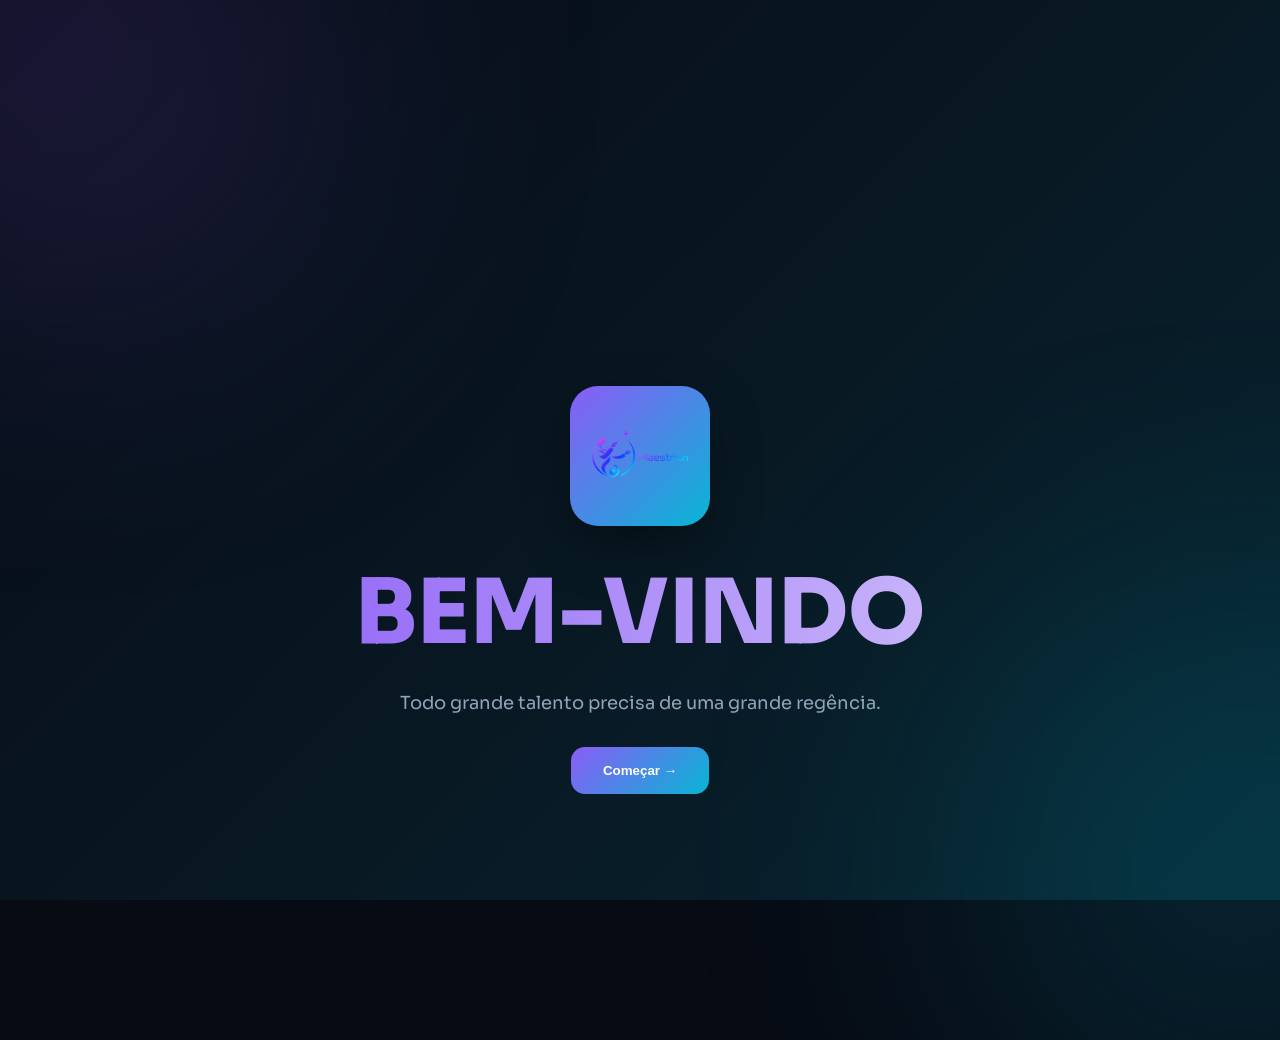
<file: index.html>
<!DOCTYPE html>
<html lang="pt-BR">
<head>

<meta charset="UTF-8">
<meta name="viewport" content="width=device-width, initial-scale=1.0">

<title>Maestrion</title>

<link rel="icon" type="image/png" href="LogoIconSemFundo.png">

<!--FONTS-->
<link href="https://fonts.googleapis.com/css2?family=Sora:wght@300;400;500;600;700;800&display=swap" rel="stylesheet">

<!--CSS-->
<link rel="stylesheet" href="styles/especifica/intro.css">
<link rel="stylesheet" href="styles/globais.css">


<script src="styles/global.js" defer></script>

</head>

<body>

<div class="bg"></div>

<div class="blur blur1"></div>
<div class="blur blur2"></div>

<div class="wrapper">

    <!-- STEP 1 -->

    <section class="step active" id="step1">

        <div class="hero">

            <div class="hero-logo">
                <img src="LogoSemFundo.png" alt="Maestrion">
            </div>

            <h1 class="big-title">
                BEM-VINDO
            </h1>

            <p class="hero-sub">
                Todo grande talento precisa de uma grande regência.
            </p>

            <button class="btn" onclick="nextStep()">
                Começar →
            </button>

        </div>

    </section>

    <!-- STEP 2 -->

    <section class="step" id="step2">

        <div class="card">

            <h2 class="title">
                Escolha o tema
            </h2>

            <p class="subtitle">
                Personalize a aparência da sua experiência.
            </p>

            <div class="theme-grid">

                <div class="theme-card active" data-theme="neon">
                    <div class="theme-preview neon"></div>
                    <span>Neon</span>
                </div>

                <div class="theme-card" data-theme="ocean">
                    <div class="theme-preview ocean"></div>
                    <span>Ocean</span>
                </div>

                <div class="theme-card" data-theme="sunset">
                    <div class="theme-preview sunset"></div>
                    <span>Sunset</span>
                </div>

            </div>

            <button class="btn" onclick="nextStep()">
                Continuar →
            </button>

        </div>

    </section>

    <!-- STEP 3 -->

    <section class="step" id="step3">

        <div class="card">

            <h2 class="title">
                Personalize sua experiência
            </h2>

            <p class="subtitle">
                Escolha recursos de acessibilidade.
            </p>

            <div class="access-list">

          <div class="access" data-access="high-contrast">
    <span>Alto Contraste</span>
    <div class="toggle"></div>
</div>

<div class="access" data-access="large-text">
    <span>Texto Ampliado</span>
    <div class="toggle"></div>
</div>

<div class="access" data-access="screen-reader">
    <span>Leitor de Tela</span>
    <div class="toggle"></div>
</div>
<div class="access" data-access="audio-reader">
    <span>Leitura por Áudio</span>
    <div class="toggle"></div>
</div>
            </div>

            <button class="btn" onclick="nextStep()">
                Continuar →
            </button>

        </div>

    </section>

    <!-- STEP 4 -->

    <section class="step" id="step4">

        <div class="card">

            <h2 class="title">
                O que é a Maestrion?
            </h2>

            <p class="subtitle">
                Uma plataforma que conecta músicos, estudantes,
                maestros, bandas e contratantes.
            </p>

            <div class="features">

                <div class="feature">
                    <div class="icon">🎓</div>
                    <h3>Estudantes</h3>
                </div>

                <div class="feature">
                    <div class="icon">🎼</div>
                    <h3>Maestros</h3>
                </div>

                <div class="feature">
                    <div class="icon">🎤</div>
                    <h3>Bandas</h3>
                </div>

                <div class="feature">
                    <div class="icon">🤝</div>
                    <h3>Contratantes</h3>
                </div>

            </div>

            <button class="btn" onclick="startLoading()">
                Entrar na plataforma →
            </button>

        </div>

    </section>

    <!-- STEP 5 -->

    <section class="step" id="step5">

        <div class="loading-wrap">

            <h2 class="loading-title">
                Preparando sua experiência...
            </h2>

            <div class="loading-bar">
                <div class="loading-fill"></div>
            </div>

            <p class="loading-text" id="loadingText">
                Aplicando preferências...
            </p>

        </div>

    </section>

</div>

<script>

/* ==========================================
   CONTROLE DE STEPS
========================================== */

let currentStep = 1;

function nextStep(){

    document
        .getElementById(`step${currentStep}`)
        .classList.remove("active");

    currentStep++;

    document
        .getElementById(`step${currentStep}`)
        .classList.add("active");

}

/* ==========================================
   TOGGLES
========================================== */
/* ==========================================
   ACESSIBILIDADE
========================================== */

let audioReaderHandler = null;
let audioReaderTimeout = null;

function enableAudioReader(){

    if(audioReaderHandler) return;

    audioReaderHandler = (e) => {

        const el = e.target;

        const validTags = [
            "P",
            "SPAN",
            "A",
            "BUTTON",
            "H1",
            "H2",
            "H3",
            "H4",
            "H5",
            "H6",
            "LI",
            "LABEL"
        ];

        if(!validTags.includes(el.tagName))
            return;

        const text =
            el.innerText?.trim();

        if(!text)
            return;

        clearTimeout(audioReaderTimeout);

        audioReaderTimeout = setTimeout(() => {

            window.speechSynthesis.cancel();

            const speech =
                new SpeechSynthesisUtterance(text);

            speech.lang = "pt-BR";
            speech.rate = 1;
            speech.pitch = 1;

            window.speechSynthesis.speak(
                speech
            );

        },500);

    };

    document.addEventListener(
        "mouseover",
        audioReaderHandler
    );

}

function disableAudioReader(){

    if(audioReaderHandler){

        document.removeEventListener(
            "mouseover",
            audioReaderHandler
        );

        audioReaderHandler = null;

    }

    clearTimeout(audioReaderTimeout);

    window.speechSynthesis.cancel();

}

function applyAccessibility(
    feature,
    enabled
){

    switch(feature){

        case "large-text":

            document.body.classList.toggle(
                "large-text",
                enabled
            );

        break;

        case "high-contrast":

            document.body.classList.toggle(
                "high-contrast",
                enabled
            );

        break;

        case "screen-reader":

            if(
                enabled &&
                !document.querySelector(
                    "#vlibras-script"
                )
            ){

                const script =
                    document.createElement(
                        "script"
                    );

                script.id =
                    "vlibras-script";

                script.src =
                    "https://vlibras.gov.br/app/vlibras-plugin.js";

                script.onload = () => {

                    new window.VLibras.Widget(
                        "https://vlibras.gov.br/app"
                    );

                };

                document.body.appendChild(
                    script
                );

            }

        break;

        case "audio-reader":

            if(enabled){

                enableAudioReader();

            }else{

                disableAudioReader();

            }

        break;

    }

}

/* ==========================================
   TOGGLES DE ACESSIBILIDADE
========================================== */

const accessItems =
    document.querySelectorAll(".access");

if(accessItems.length){

    accessItems.forEach(item => {

        const toggle =
            item.querySelector(".toggle");

        const feature =
            item.dataset.access;

        const saved =
            localStorage.getItem(
                `maestrion-${feature}`
            );

        if(saved === "true"){

            toggle.classList.add("active");

            applyAccessibility(
                feature,
                true
            );

        }

        toggle.addEventListener("click", () => {

            toggle.classList.toggle("active");

            const enabled =
                toggle.classList.contains(
                    "active"
                );

            localStorage.setItem(
                `maestrion-${feature}`,
                enabled
            );

            applyAccessibility(
                feature,
                enabled
            );

        });

    });

}

/* ==========================================
   CARREGAR ACESSIBILIDADE
   PARA TODAS AS PÁGINAS
========================================== */

document.addEventListener(
    "DOMContentLoaded",
    () => {

        applyAccessibility(
            "high-contrast",
            localStorage.getItem(
                "maestrion-high-contrast"
            ) === "true"
        );

        applyAccessibility(
            "large-text",
            localStorage.getItem(
                "maestrion-large-text"
            ) === "true"
        );

        applyAccessibility(
            "screen-reader",
            localStorage.getItem(
                "maestrion-screen-reader"
            ) === "true"
        );

        applyAccessibility(
            "audio-reader",
            localStorage.getItem(
                "maestrion-audio-reader"
            ) === "true"
        );

    }
);
/* ==========================================
   THEME SYSTEM
========================================== */

const themes = {
    neon: {
        purple:"#8B5CF6",
        cyan:"#06B6D4",
        green:"#10B981",
        bg:"#070B14",
        card:"#0D1220",
        white:"#F8FAFC",
        muted:"#94A3B8",
        border:"rgba(255,255,255,.08)"
    },

    ocean: {
        purple:"#00C6FF",
        cyan:"#0072FF",
        green:"#22C55E",
        bg:"#06131f",
        card:"#0b1d2a",
        white:"#F8FAFC",
        muted:"#93C5FD",
        border:"rgba(255,255,255,.10)"
    },

    sunset: {
        purple:"#FF512F",
        cyan:"#DD2476",
        green:"#F97316",
        bg:"#14080b",
        card:"#1a0c12",
        white:"#F8FAFC",
        muted:"#F9A8D4",
        border:"rgba(255,255,255,.10)"
    }
};

function applyTheme(themeName){

    const theme = themes[themeName];
    if(!theme) return;

    const root = document.documentElement;

    root.style.setProperty("--purple", theme.purple);
    root.style.setProperty("--cyan", theme.cyan);
    root.style.setProperty("--green", theme.green);
    root.style.setProperty("--bg", theme.bg);
    root.style.setProperty("--card", theme.card);
    root.style.setProperty("--white", theme.white);
    root.style.setProperty("--muted", theme.muted);
    root.style.setProperty("--border", theme.border);

    localStorage.setItem("maestrion-theme", themeName);
}
document.addEventListener("DOMContentLoaded", () => {

    const saved =
        localStorage.getItem("maestrion-theme") || "neon";

    applyTheme(saved);

});
/* ==========================================
   TEMAS
========================================== */

const themeCards =
document.querySelectorAll(".theme-card");

themeCards.forEach(card => {

    card.addEventListener("click", () => {

        themeCards.forEach(c => {

            c.classList.remove("active");

        });

        card.classList.add("active");

        const theme =
        card.dataset.theme;

        applyTheme(theme);

    });

});

/* ==========================================
   CARREGAR TEMA SALVO
========================================== */

window.addEventListener("DOMContentLoaded", () => {

    const savedTheme =
        localStorage.getItem("maestrion-theme")
        || "neon";

    themeCards.forEach(card => {

        card.classList.remove("active");

        if(card.dataset.theme === savedTheme){

            card.classList.add("active");

        }

    });

});

/* ==========================================
   LOADING
========================================== */

function startLoading(){

    document
        .getElementById("step4")
        .classList.remove("active");

    document
        .getElementById("step5")
        .classList.add("active");

    const loadingText =
    document.getElementById("loadingText");

    setTimeout(() => {

        loadingText.innerText =
        "Carregando recursos...";

    },1000);

    setTimeout(() => {

        loadingText.innerText =
        "Preparando ambiente...";

    },2200);

    setTimeout(() => {

        loadingText.innerText =
        "Finalizando experiência...";

    },3400);

    setTimeout(() => {

        localStorage.setItem(
            "maestrion-onboarding",
            "done"
        );

        window.location.href =
        "home.html";

    },4500);

}

</script>

</body>
</html>
</file>
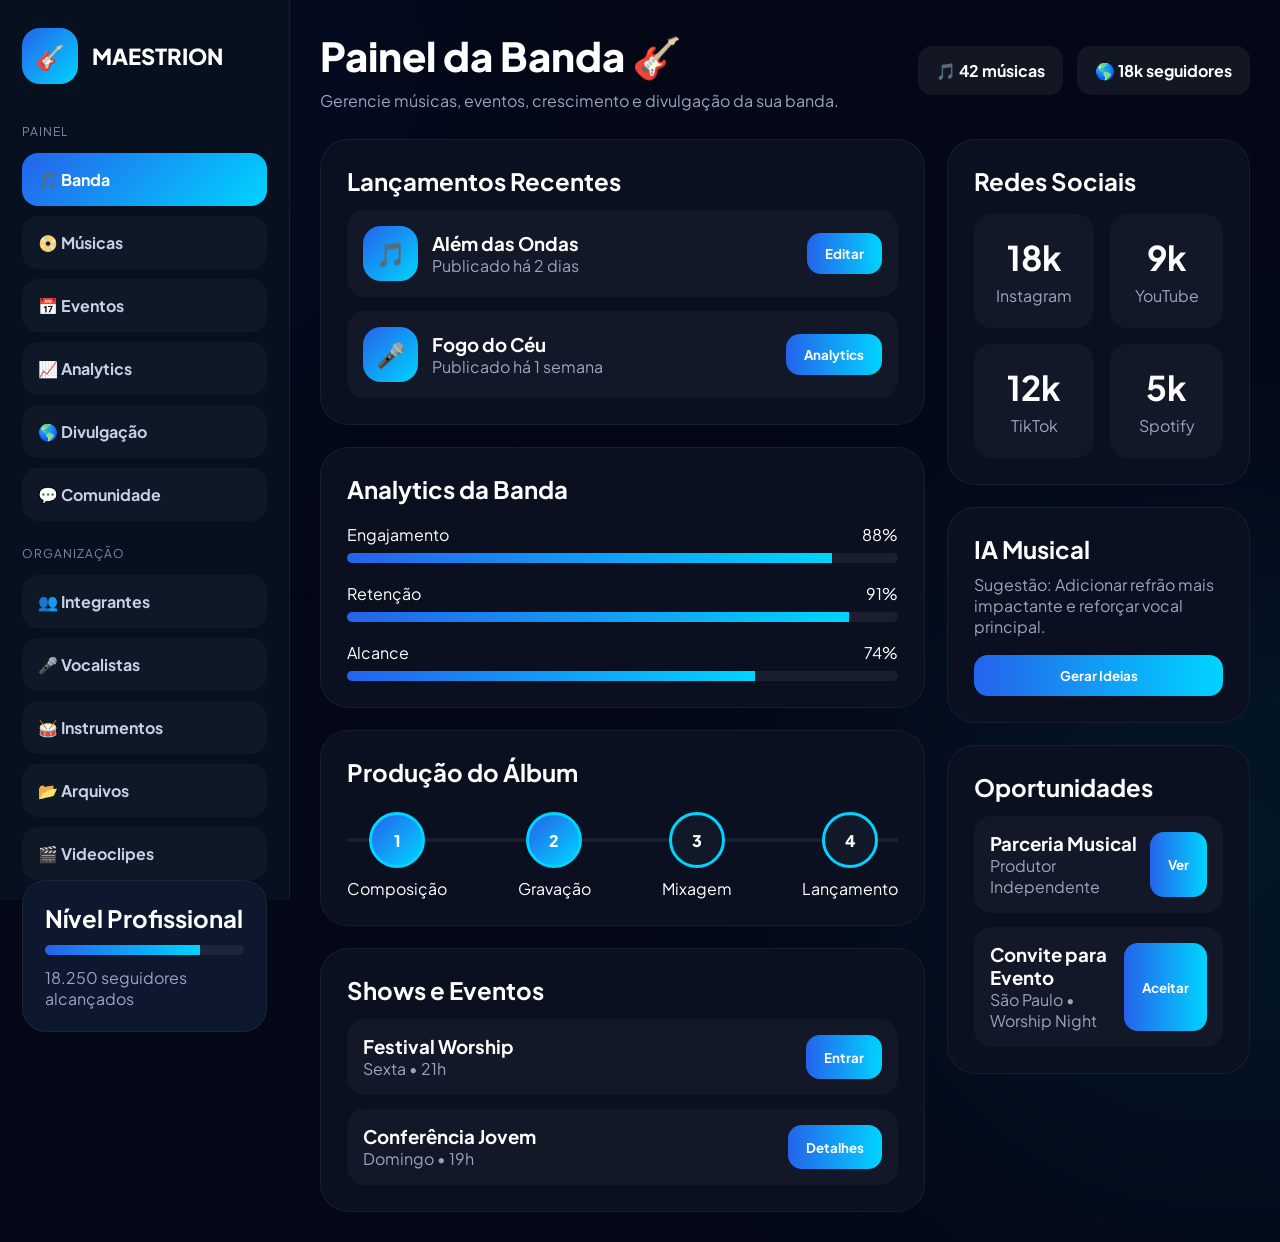
<file: dashboardBanda.html>
<!DOCTYPE html>
<html lang="pt-BR">
<head>
<meta charset="UTF-8">
<meta name="viewport" content="width=device-width, initial-scale=1.0">

<title>Maestrin — DashBoard Banda</title>
<link rel="icon" type="image/png" href="LogoIconSemFundo.png">

<link href="https://fonts.googleapis.com/css2?family=Plus+Jakarta+Sans:wght@400;500;600;700;800&display=swap" rel="stylesheet">

<style>

*{
margin:0;
padding:0;
box-sizing:border-box;
font-family:'Plus Jakarta Sans',sans-serif;
}

body{
background:#040816;
color:white;
overflow-x:hidden;
}

/* BACKGROUND */

.bg1,.bg2{
position:fixed;
border-radius:50%;
filter:blur(180px);
z-index:-1;
}

.bg1{
width:500px;
height:500px;
background:#2563eb;
top:-200px;
left:-200px;
opacity:.15;
}

.bg2{
width:500px;
height:500px;
background:#00d4ff;
bottom:-200px;
right:-200px;
opacity:.15;
}

/* APP */

.app{
display:flex;
min-height:100vh;
}

/* SIDEBAR */

.sidebar{
width:290px;
background:#07101f;
border-right:1px solid rgba(255,255,255,.06);
padding:28px 22px;
position:fixed;
height:100vh;
display:flex;
flex-direction:column;
justify-content:space-between;
}

.logo{
display:flex;
align-items:center;
gap:14px;
margin-bottom:40px;
}

.logo-box{
width:56px;
height:56px;
border-radius:18px;
background:linear-gradient(135deg,#2563eb,#00d4ff);
display:flex;
align-items:center;
justify-content:center;
font-size:24px;
font-weight:800;
}

.logo h1{
font-size:22px;
font-weight:800;
}

.menu-title{
font-size:12px;
color:#7f8aa5;
margin:25px 0 14px;
text-transform:uppercase;
letter-spacing:1px;
}

nav{
display:flex;
flex-direction:column;
gap:10px;
}

nav a{
padding:16px;
border-radius:16px;
background:#ffffff08;
text-decoration:none;
color:#c8d0e9;
font-weight:700;
transition:.25s;
}

nav a:hover{
background:#ffffff12;
}

nav .active{
background:linear-gradient(135deg,#2563eb,#00d4ff);
color:white;
}

/* LEVEL */

.level-card{
background:#0d172d;
padding:22px;
border-radius:24px;
border:1px solid rgba(255,255,255,.06);
}

.progress{
height:10px;
border-radius:999px;
background:#ffffff10;
overflow:hidden;
margin-top:12px;
}

.progress span{
display:block;
height:100%;
width:78%;
background:linear-gradient(90deg,#2563eb,#00d4ff);
}

/* MAIN */

.main{
margin-left:290px;
padding:30px;
width:100%;
}

/* TOPBAR */

.topbar{
display:flex;
justify-content:space-between;
align-items:center;
margin-bottom:28px;
}

.topbar h1{
font-size:40px;
font-weight:800;
margin-bottom:8px;
}

.topbar p{
color:#9ba4bf;
}

.top-actions{
display:flex;
gap:14px;
}

.badge{
padding:14px 18px;
background:#ffffff10;
border-radius:14px;
font-weight:700;
}

/* GRID */

.grid{
display:grid;
grid-template-columns:2fr 1fr;
gap:22px;
}

/* CARD */

.card{
background:#0a1020;
padding:26px;
border-radius:28px;
border:1px solid rgba(255,255,255,.06);
}

.card h2{
font-size:24px;
margin-bottom:10px;
}

.card p{
color:#9ba4bf;
}

/* MUSIC */

.music{
display:flex;
justify-content:space-between;
align-items:center;
padding:16px;
border-radius:18px;
background:#ffffff08;
margin-top:14px;
}

.music-left{
display:flex;
align-items:center;
gap:14px;
}

.music-icon{
width:55px;
height:55px;
border-radius:18px;
background:linear-gradient(135deg,#2563eb,#00d4ff);
display:flex;
align-items:center;
justify-content:center;
font-size:24px;
}

/* BUTTON */

button{
padding:12px 18px;
border:none;
border-radius:14px;
background:linear-gradient(90deg,#2563eb,#00d4ff);
color:white;
font-weight:700;
cursor:pointer;
}

/* METRIC */

.metric{
margin-top:20px;
}

.metric-top{
display:flex;
justify-content:space-between;
margin-bottom:8px;
}

.bar{
height:10px;
border-radius:999px;
background:#ffffff10;
overflow:hidden;
}

.fill{
height:100%;
background:linear-gradient(90deg,#2563eb,#00d4ff);
}

/* SOCIAL */

.social{
display:grid;
grid-template-columns:1fr 1fr;
gap:16px;
margin-top:18px;
}

.social-box{
background:#ffffff08;
padding:22px;
border-radius:18px;
text-align:center;
}

.social-box h3{
font-size:34px;
margin-bottom:6px;
}

/* TIMELINE */

.timeline{
display:flex;
justify-content:space-between;
position:relative;
margin-top:25px;
}

.timeline::before{
content:'';
position:absolute;
top:26px;
width:100%;
height:4px;
background:#ffffff10;
}

.step{
position:relative;
z-index:2;
display:flex;
flex-direction:column;
align-items:center;
gap:10px;
}

.circle{
width:56px;
height:56px;
border-radius:50%;
display:flex;
align-items:center;
justify-content:center;
background:#111827;
border:3px solid #00d4ff;
font-weight:800;
}

.circle.active{
background:linear-gradient(135deg,#2563eb,#00d4ff);
}

/* EVENT */

.event{
display:flex;
justify-content:space-between;
padding:16px;
background:#ffffff08;
border-radius:18px;
margin-top:14px;
}

/* RESPONSIVO */

@media(max-width:1200px){
.grid{
grid-template-columns:1fr;
}
}

@media(max-width:900px){

.sidebar{
display:none;
}

.main{
margin-left:0;
}

.social{
grid-template-columns:1fr;
}

}

</style>
</head>

<body>

<div class="bg1"></div>
<div class="bg2"></div>

<div class="app">

<!-- SIDEBAR -->
<aside class="sidebar">

<div>

<div class="logo">
<div class="logo-box">🎸</div>
<h1>MAESTRION</h1>
</div>

<div class="menu-title">Painel</div>

<nav>
<a class="active">🎵 Banda</a>
<a>📀 Músicas</a>
<a>📅 Eventos</a>
<a>📈 Analytics</a>
<a>🌎 Divulgação</a>
<a>💬 Comunidade</a>
</nav>

<div class="menu-title">Organização</div>

<nav>
<a>👥 Integrantes</a>
<a>🎤 Vocalistas</a>
<a>🥁 Instrumentos</a>
<a>📂 Arquivos</a>
<a>🎬 Videoclipes</a>
</nav>

</div>

<div class="level-card">

<h2>Nível Profissional</h2>

<div class="progress">
<span></span>
</div>

<p style="margin-top:12px;color:#9ba4bf">
18.250 seguidores alcançados
</p>

</div>

</aside>

<!-- MAIN -->
<main class="main">

<div class="topbar">

<div>
<h1>Painel da Banda 🎸</h1>
<p>
Gerencie músicas, eventos, crescimento e divulgação da sua banda.
</p>
</div>

<div class="top-actions">

<div class="badge">
🎵 42 músicas
</div>

<div class="badge">
🌎 18k seguidores
</div>

</div>

</div>

<div class="grid">

<!-- LEFT -->
<div>

<!-- MUSICAS -->
<div class="card">

<h2>Lançamentos Recentes</h2>

<div class="music">

<div class="music-left">

<div class="music-icon">🎵</div>

<div>
<h3>Além das Ondas</h3>
<p>Publicado há 2 dias</p>
</div>

</div>

<button>Editar</button>

</div>

<div class="music">

<div class="music-left">

<div class="music-icon">🎤</div>

<div>
<h3>Fogo do Céu</h3>
<p>Publicado há 1 semana</p>
</div>

</div>

<button>Analytics</button>

</div>

</div>

<!-- ANALYTICS -->
<div class="card" style="margin-top:22px">

<h2>Analytics da Banda</h2>

<div class="metric">

<div class="metric-top">
<span>Engajamento</span>
<span>88%</span>
</div>

<div class="bar">
<div class="fill" style="width:88%"></div>
</div>

</div>

<div class="metric">

<div class="metric-top">
<span>Retenção</span>
<span>91%</span>
</div>

<div class="bar">
<div class="fill" style="width:91%"></div>
</div>

</div>

<div class="metric">

<div class="metric-top">
<span>Alcance</span>
<span>74%</span>
</div>

<div class="bar">
<div class="fill" style="width:74%"></div>
</div>

</div>

</div>

<!-- TIMELINE -->
<div class="card" style="margin-top:22px">

<h2>Produção do Álbum</h2>

<div class="timeline">

<div class="step">
<div class="circle active">1</div>
<span>Composição</span>
</div>

<div class="step">
<div class="circle active">2</div>
<span>Gravação</span>
</div>

<div class="step">
<div class="circle">3</div>
<span>Mixagem</span>
</div>

<div class="step">
<div class="circle">4</div>
<span>Lançamento</span>
</div>

</div>

</div>

<!-- EVENTOS -->
<div class="card" style="margin-top:22px">

<h2>Shows e Eventos</h2>

<div class="event">
<div>
<h3>Festival Worship</h3>
<p>Sexta • 21h</p>
</div>
<button>Entrar</button>
</div>

<div class="event">
<div>
<h3>Conferência Jovem</h3>
<p>Domingo • 19h</p>
</div>
<button>Detalhes</button>
</div>

</div>

</div>

<!-- RIGHT -->
<div>

<div class="card">

<h2>Redes Sociais</h2>

<div class="social">

<div class="social-box">
<h3>18k</h3>
<p>Instagram</p>
</div>

<div class="social-box">
<h3>9k</h3>
<p>YouTube</p>
</div>

<div class="social-box">
<h3>12k</h3>
<p>TikTok</p>
</div>

<div class="social-box">
<h3>5k</h3>
<p>Spotify</p>
</div>

</div>

</div>

<div class="card" style="margin-top:22px">

<h2>IA Musical</h2>

<p>
Sugestão:
Adicionar refrão mais impactante e reforçar vocal principal.
</p>

<button style="margin-top:18px;width:100%">
Gerar Ideias
</button>

</div>

<div class="card" style="margin-top:22px">

<h2>Oportunidades</h2>

<div class="event">
<div>
<h3>Parceria Musical</h3>
<p>Produtor Independente</p>
</div>
<button>Ver</button>
</div>

<div class="event">
<div>
<h3>Convite para Evento</h3>
<p>São Paulo • Worship Night</p>
</div>
<button>Aceitar</button>
</div>

</div>

</div>

</div>

</main>

</div>

</body>
</html>
</file>
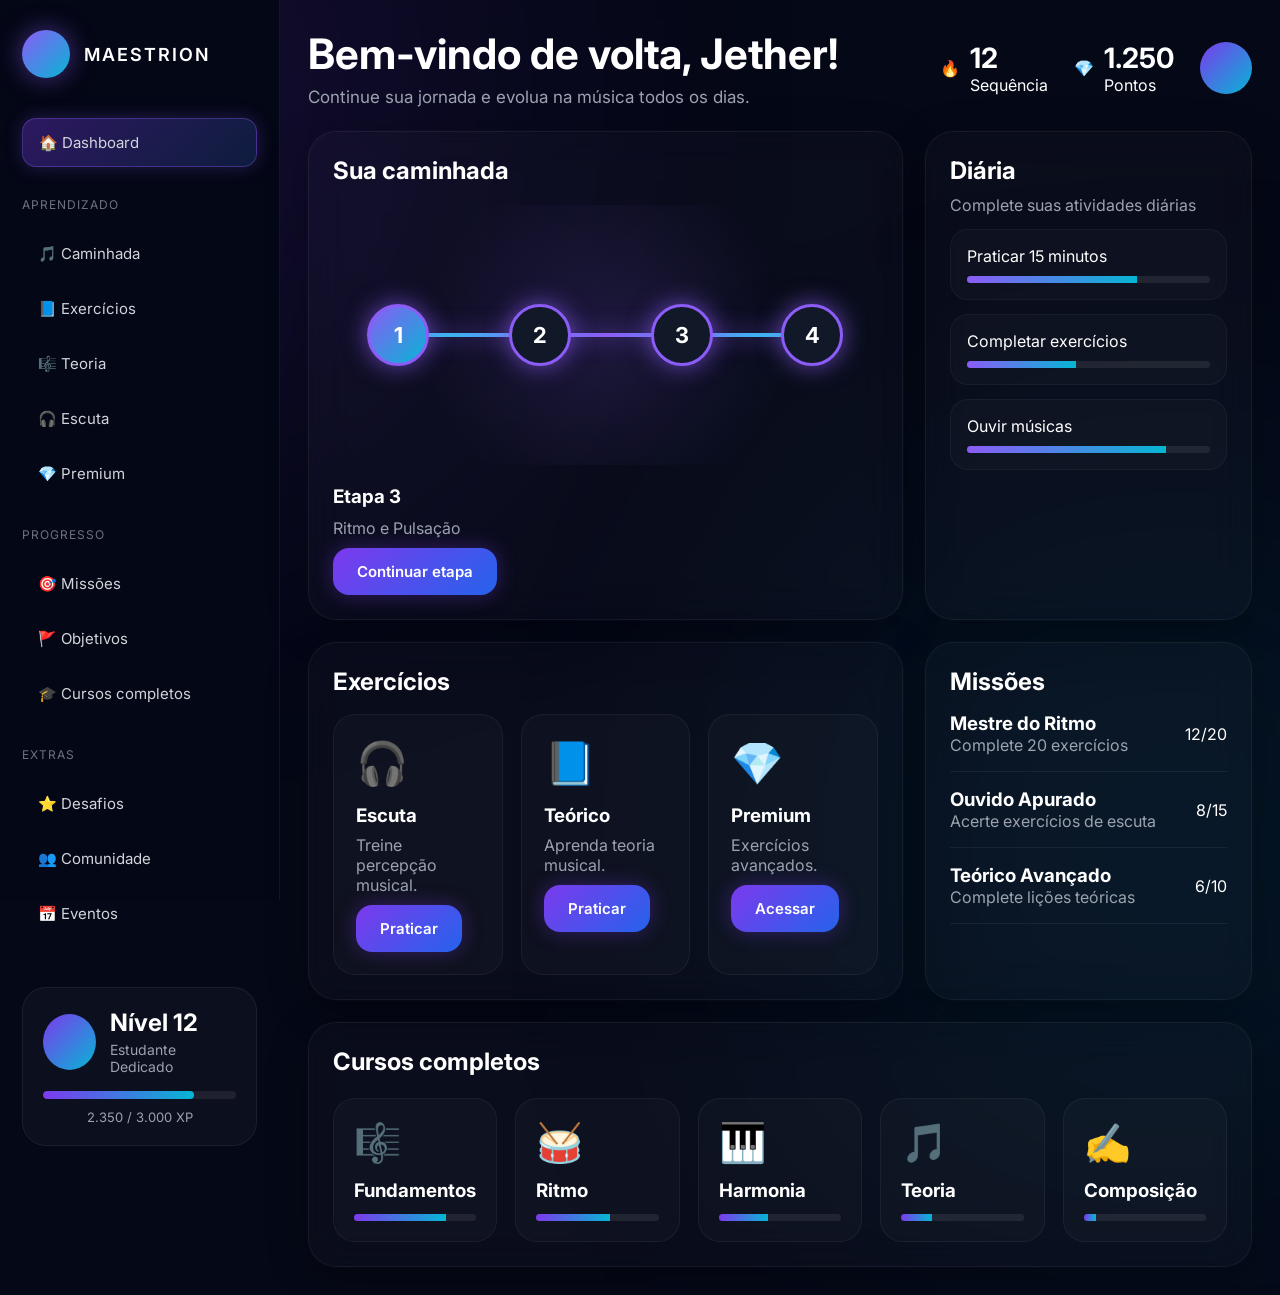
<file: dashboardEstudante.html>
<!DOCTYPE html>
<html lang="pt-BR">
<head>
<meta charset="UTF-8" />
<meta name="viewport" content="width=device-width, initial-scale=1.0"/>

<title>Maestrion - Dashboard Estudante</title>
<link rel="icon" type="image/png" href="LogoIconSemFundo.png">

<link href="https://fonts.googleapis.com/css2?family=Inter:wght@300;400;500;600;700&display=swap" rel="stylesheet">

<style>

/* =========================
RESET
========================= */

*{
margin:0;
padding:0;
box-sizing:border-box;
font-family:'Inter',sans-serif;
}

body{
background:#050816;
color:white;
overflow-x:hidden;
}

/* =========================
BACKGROUND
========================= */

.bg-glow-1{
position:fixed;
top:-200px;
left:-200px;
width:600px;
height:600px;
background:#6d28d9;
filter:blur(180px);
opacity:.18;
z-index:-1;
}

.bg-glow-2{
position:fixed;
bottom:-250px;
right:-200px;
width:600px;
height:600px;
background:#0891b2;
filter:blur(180px);
opacity:.12;
z-index:-1;
}

/* =========================
LAYOUT
========================= */

.dashboard{
display:flex;
min-height:100vh;
}

/* =========================
SIDEBAR
========================= */

.sidebar{
width:280px;
background:rgba(5,8,22,.95);
border-right:1px solid rgba(255,255,255,.06);
padding:30px 22px;
display:flex;
flex-direction:column;
justify-content:space-between;
position:fixed;
height:100vh;
left:0;
top:0;
backdrop-filter:blur(20px);
}

/* LOGO */

.logo{
display:flex;
align-items:center;
gap:14px;
margin-bottom:40px;
}

.logo-circle{
width:48px;
height:48px;
border-radius:50%;
background:
linear-gradient(135deg,#8b5cf6,#06b6d4);
box-shadow:
0 0 25px rgba(139,92,246,.5);
}

.logo h1{
font-size:18px;
font-weight:600;
letter-spacing:2px;
}

/* MENU */

.menu-section{
margin-bottom:30px;
}

.menu-title{
font-size:12px;
color:#6b7280;
margin-bottom:18px;
letter-spacing:1px;
text-transform:uppercase;
}

.menu{
display:flex;
flex-direction:column;
gap:8px;
}

.menu a{
display:flex;
align-items:center;
gap:14px;
padding:14px 16px;
border-radius:14px;
text-decoration:none;
color:#d1d5db;
transition:.25s;
font-size:15px;
}

.menu a:hover{
background:rgba(139,92,246,.12);
color:white;
}

.menu .active{
background:
linear-gradient(135deg,
rgba(124,58,237,.35),
rgba(59,130,246,.18));
border:1px solid rgba(139,92,246,.35);
box-shadow:0 0 18px rgba(139,92,246,.25);
}

/* LEVEL CARD */

.level-card{
margin-top:20px;
background:rgba(255,255,255,.03);
border:1px solid rgba(255,255,255,.06);
border-radius:24px;
padding:20px;
}

.level-header{
display:flex;
align-items:center;
gap:14px;
margin-bottom:14px;
}

.level-avatar{
width:56px;
height:56px;
border-radius:50%;
background:
linear-gradient(135deg,#7c3aed,#06b6d4);
}

.level-card h3{
font-size:24px;
margin-bottom:4px;
}

.level-card p{
font-size:14px;
color:#9ca3af;
}

.progress{
margin-top:16px;
height:8px;
border-radius:999px;
background:rgba(255,255,255,.08);
overflow:hidden;
}

.progress span{
display:block;
height:100%;
width:78%;
background:
linear-gradient(90deg,#7c3aed,#06b6d4);
border-radius:999px;
}

.progress-text{
margin-top:10px;
font-size:13px;
color:#9ca3af;
text-align:center;
}

/* =========================
MAIN
========================= */

.main{
margin-left:280px;
padding:28px;
width:calc(100% - 280px);
}

/* TOPBAR */

.topbar{
display:flex;
justify-content:space-between;
align-items:center;
margin-bottom:24px;
}

.topbar h2{
font-size:42px;
margin-bottom:8px;
}

.topbar p{
color:#9ca3af;
font-size:17px;
}

.top-right{
display:flex;
align-items:center;
gap:26px;
}

.stat{
display:flex;
align-items:center;
gap:10px;
}

.stat-number{
font-size:28px;
font-weight:700;
}

.avatar{
width:52px;
height:52px;
border-radius:50%;
background:
linear-gradient(135deg,#7c3aed,#06b6d4);
}

/* =========================
GRID
========================= */

.grid{
display:grid;
grid-template-columns:2fr 1.1fr;
gap:22px;
}

/* CARDS */

.card{
background:rgba(255,255,255,.025);
border:1px solid rgba(255,255,255,.05);
border-radius:28px;
padding:24px;
backdrop-filter:blur(20px);
box-shadow:
0 0 0 1px rgba(255,255,255,.01),
0 10px 40px rgba(0,0,0,.25);
}

/* WALK */

.walk-map{
height:260px;
margin:20px 0;
border-radius:24px;
position:relative;
overflow:hidden;
background:
radial-gradient(circle at center,
rgba(139,92,246,.14),
transparent 60%);
}

.path{
position:absolute;
top:50%;
left:60px;
right:60px;
height:4px;
background:
linear-gradient(90deg,
#22d3ee,
#8b5cf6,
#22d3ee);
border-radius:999px;
transform:translateY(-50%);
box-shadow:
0 0 22px rgba(139,92,246,.8);
}

.node{
position:absolute;
top:50%;
transform:translate(-50%,-50%);
width:62px;
height:62px;
border-radius:50%;
display:flex;
align-items:center;
justify-content:center;
font-weight:700;
font-size:22px;
background:#111827;
border:3px solid #8b5cf6;
box-shadow:
0 0 24px rgba(139,92,246,.7);
}

.node:nth-child(2){left:12%;}
.node:nth-child(3){left:38%;}
.node:nth-child(4){left:64%;}
.node:nth-child(5){left:88%;}

.node.active{
background:
linear-gradient(135deg,#8b5cf6,#06b6d4);
}

/* BUTTON */

.btn{
margin-top:10px;
background:
linear-gradient(135deg,#7c3aed,#2563eb);
border:none;
color:white;
padding:14px 24px;
border-radius:16px;
font-size:15px;
cursor:pointer;
font-weight:600;
box-shadow:
0 0 20px rgba(124,58,237,.35);
}

/* DAILY */

.daily-item{
background:rgba(255,255,255,.025);
border:1px solid rgba(255,255,255,.04);
border-radius:18px;
padding:16px;
margin-top:14px;
}

.bar{
margin-top:10px;
height:7px;
border-radius:999px;
background:rgba(255,255,255,.08);
overflow:hidden;
}

.bar span{
display:block;
height:100%;
background:
linear-gradient(90deg,#8b5cf6,#06b6d4);
}

/* EXERCISES */

.exercise-grid{
display:grid;
grid-template-columns:repeat(3,1fr);
gap:18px;
margin-top:18px;
}

.exercise-card{
background:rgba(255,255,255,.025);
border:1px solid rgba(255,255,255,.05);
padding:22px;
border-radius:22px;
transition:.3s;
}

.exercise-card:hover{
transform:translateY(-6px);
box-shadow:
0 0 28px rgba(139,92,246,.28);
}

.exercise-icon{
font-size:42px;
margin-bottom:16px;
}

/* MISSIONS */

.mission{
display:flex;
justify-content:space-between;
align-items:center;
padding:16px 0;
border-bottom:1px solid rgba(255,255,255,.06);
}

/* COURSES */

.courses{
margin-top:22px;
display:grid;
grid-template-columns:repeat(5,1fr);
gap:18px;
}

.course{
background:rgba(255,255,255,.025);
border:1px solid rgba(255,255,255,.05);
padding:20px;
border-radius:22px;
}

.course-icon{
font-size:38px;
margin-bottom:14px;
}

.course-bar{
margin-top:12px;
height:7px;
background:rgba(255,255,255,.08);
border-radius:999px;
overflow:hidden;
}

.course-bar span{
display:block;
height:100%;
background:
linear-gradient(90deg,#7c3aed,#06b6d4);
}

/* =========================
RESPONSIVE
========================= */

@media(max-width:1200px){

.grid{
grid-template-columns:1fr;
}

.courses{
grid-template-columns:repeat(2,1fr);
}

.exercise-grid{
grid-template-columns:1fr;
}

}

@media(max-width:900px){

.sidebar{
display:none;
}

.main{
margin-left:0;
width:100%;
}

.topbar{
flex-direction:column;
align-items:flex-start;
gap:20px;
}

.courses{
grid-template-columns:1fr;
}

}

</style>
</head>

<body>

<div class="bg-glow-1"></div>
<div class="bg-glow-2"></div>

<div class="dashboard">

<!-- SIDEBAR -->
<aside class="sidebar">

<div>

<div class="logo">
<div class="logo-circle"></div>
<h1>MAESTRION</h1>
</div>

<div class="menu-section">
<div class="menu">
<a class="active">🏠 Dashboard</a>
</div>
</div>

<div class="menu-section">
<div class="menu-title">Aprendizado</div>

<div class="menu">
<a>🎵 Caminhada</a>
<a>📘 Exercícios</a>
<a>🎼 Teoria</a>
<a>🎧 Escuta</a>
<a>💎 Premium</a>
</div>
</div>

<div class="menu-section">
<div class="menu-title">Progresso</div>

<div class="menu">
<a>🎯 Missões</a>
<a>🚩 Objetivos</a>
<a>🎓 Cursos completos</a>
</div>
</div>

<div class="menu-section">
<div class="menu-title">Extras</div>

<div class="menu">
<a>⭐ Desafios</a>
<a>👥 Comunidade</a>
<a>📅 Eventos</a>
</div>
</div>

</div>

<div class="level-card">

<div class="level-header">
<div class="level-avatar"></div>

<div>
<h3>Nível 12</h3>
<p>Estudante Dedicado</p>
</div>
</div>

<div class="progress">
<span></span>
</div>

<div class="progress-text">
2.350 / 3.000 XP
</div>

</div>

</aside>

<!-- MAIN -->
<main class="main">

<div class="topbar">

<div>
<h2>Bem-vindo de volta, Jether!</h2>
<p>Continue sua jornada e evolua na música todos os dias.</p>
</div>

<div class="top-right">

<div class="stat">
🔥
<div>
<div class="stat-number">12</div>
<div>Sequência</div>
</div>
</div>

<div class="stat">
💎
<div>
<div class="stat-number">1.250</div>
<div>Pontos</div>
</div>
</div>

<div class="avatar"></div>

</div>

</div>

<div class="grid">

<!-- WALK -->
<div class="card">

<h2>Sua caminhada</h2>

<div class="walk-map">

<div class="path"></div>

<div class="node active">1</div>
<div class="node">2</div>
<div class="node">3</div>
<div class="node">4</div>

</div>

<h3>Etapa 3</h3>
<p style="margin-top:10px;color:#9ca3af;">
Ritmo e Pulsação
</p>

<button class="btn">
Continuar etapa
</button>

</div>

<!-- DAILY -->
<div class="card">

<h2>Diária</h2>

<p style="color:#9ca3af;margin-top:10px;">
Complete suas atividades diárias
</p>

<div class="daily-item">
Praticar 15 minutos

<div class="bar">
<span style="width:70%"></span>
</div>
</div>

<div class="daily-item">
Completar exercícios

<div class="bar">
<span style="width:45%"></span>
</div>
</div>

<div class="daily-item">
Ouvir músicas

<div class="bar">
<span style="width:82%"></span>
</div>
</div>

</div>

<!-- EXERCISES -->
<div class="card">

<h2>Exercícios</h2>

<div class="exercise-grid">

<div class="exercise-card">
<div class="exercise-icon">🎧</div>
<h3>Escuta</h3>
<p style="color:#9ca3af;margin-top:8px;">
Treine percepção musical.
</p>

<button class="btn">
Praticar
</button>
</div>

<div class="exercise-card">
<div class="exercise-icon">📘</div>
<h3>Teórico</h3>
<p style="color:#9ca3af;margin-top:8px;">
Aprenda teoria musical.
</p>

<button class="btn">
Praticar
</button>
</div>

<div class="exercise-card">
<div class="exercise-icon">💎</div>
<h3>Premium</h3>
<p style="color:#9ca3af;margin-top:8px;">
Exercícios avançados.
</p>

<button class="btn">
Acessar
</button>
</div>

</div>

</div>

<!-- MISSIONS -->
<div class="card">

<h2>Missões</h2>

<div class="mission">
<div>
<h3>Mestre do Ritmo</h3>
<p style="color:#9ca3af;">
Complete 20 exercícios
</p>
</div>

<div>12/20</div>
</div>

<div class="mission">
<div>
<h3>Ouvido Apurado</h3>
<p style="color:#9ca3af;">
Acerte exercícios de escuta
</p>
</div>

<div>8/15</div>
</div>

<div class="mission">
<div>
<h3>Teórico Avançado</h3>
<p style="color:#9ca3af;">
Complete lições teóricas
</p>
</div>

<div>6/10</div>
</div>

</div>

</div>

<!-- COURSES -->
<div class="card" style="margin-top:22px;">

<h2>Cursos completos</h2>

<div class="courses">

<div class="course">
<div class="course-icon">🎼</div>
<h3>Fundamentos</h3>

<div class="course-bar">
<span style="width:75%"></span>
</div>
</div>

<div class="course">
<div class="course-icon">🥁</div>
<h3>Ritmo</h3>

<div class="course-bar">
<span style="width:60%"></span>
</div>
</div>

<div class="course">
<div class="course-icon">🎹</div>
<h3>Harmonia</h3>

<div class="course-bar">
<span style="width:40%"></span>
</div>
</div>

<div class="course">
<div class="course-icon">🎵</div>
<h3>Teoria</h3>

<div class="course-bar">
<span style="width:25%"></span>
</div>
</div>

<div class="course">
<div class="course-icon">✍️</div>
<h3>Composição</h3>

<div class="course-bar">
<span style="width:10%"></span>
</div>
</div>

</div>

</div>

</main>

</div>

<script>

console.log('Dashboard LIRÉVIA carregado');

</script>

</body>
</html>
</file>
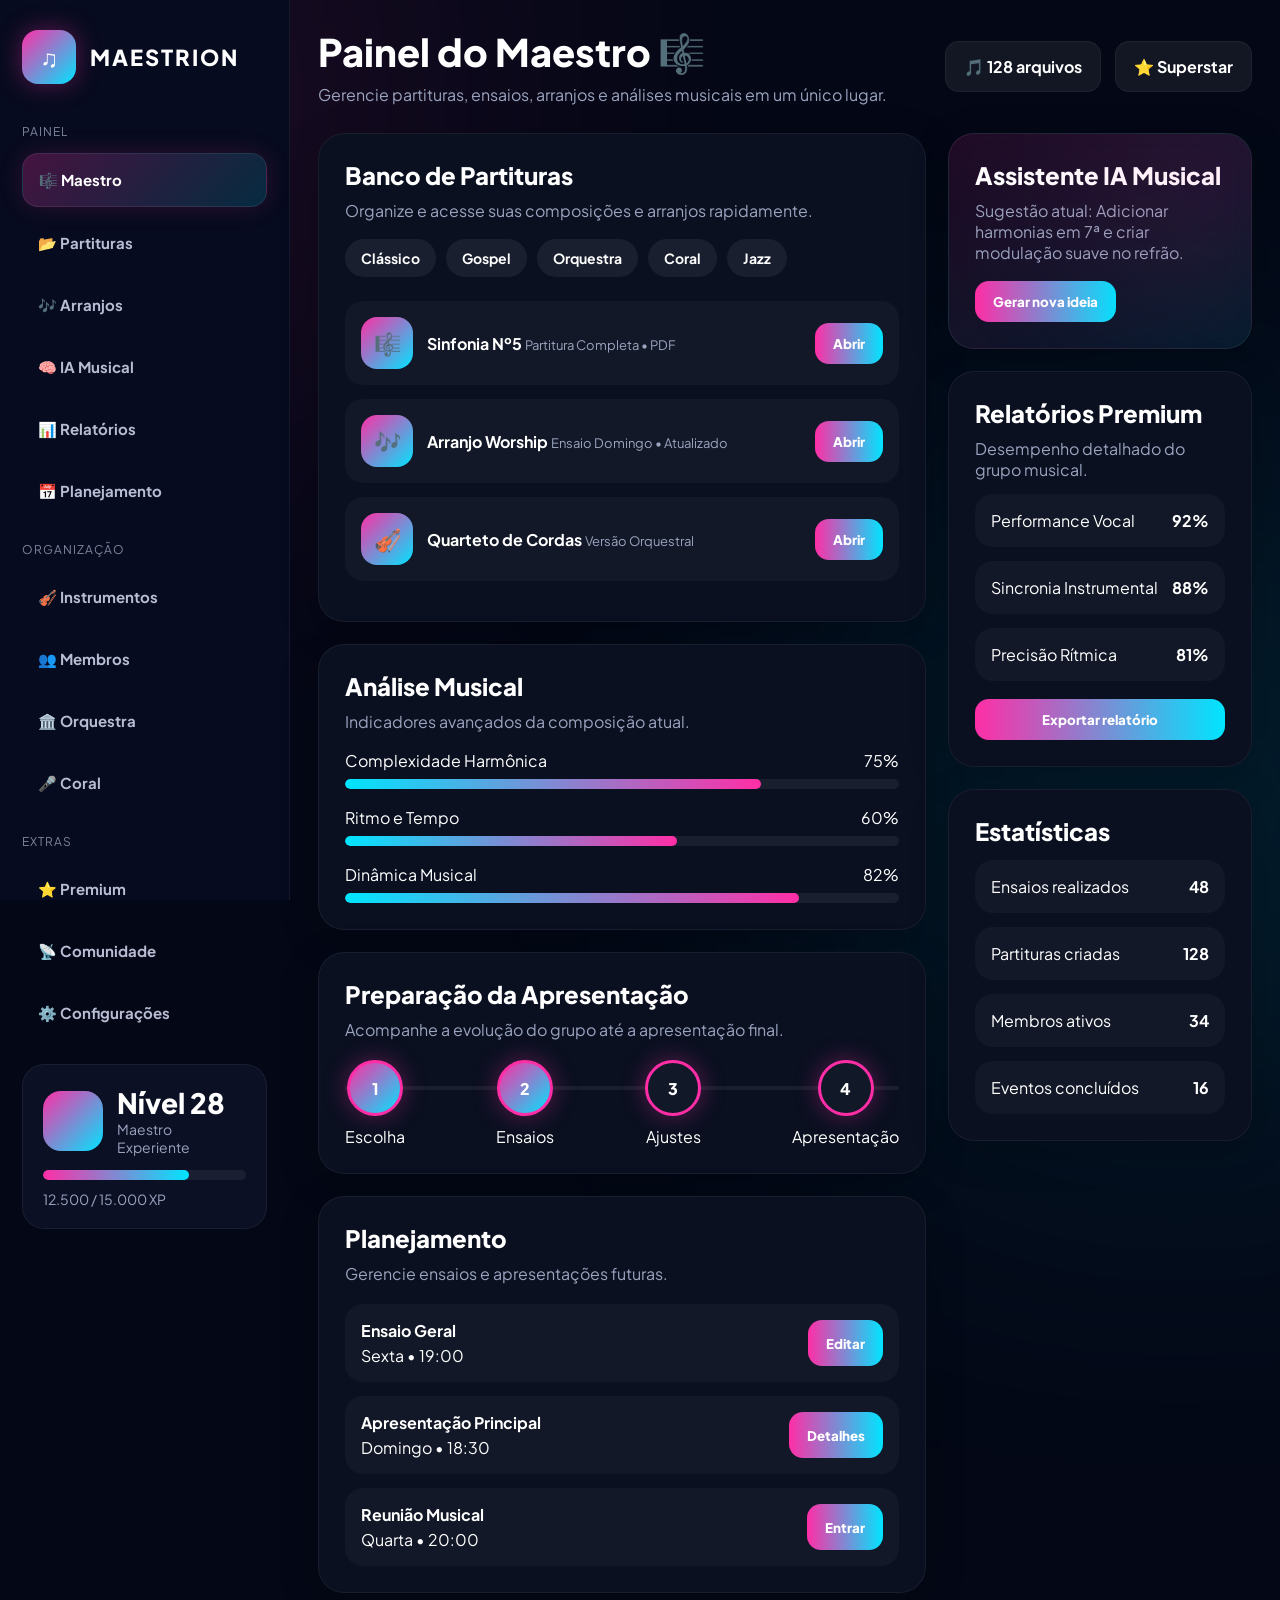
<file: dashboardMaestro.html>
<!DOCTYPE html>
<html lang="pt-BR">
<head>
<meta charset="UTF-8">
<meta name="viewport" content="width=device-width, initial-scale=1.0">

<title>Maestrion — Dashboard Maestro</title>
<link rel="icon" type="image/png" href="LogoIconSemFundo.png">

<link href="https://fonts.googleapis.com/css2?family=Plus+Jakarta+Sans:wght@400;500;600;700;800&display=swap" rel="stylesheet">

<style>

/* =========================
RESET
========================= */

*{
margin:0;
padding:0;
box-sizing:border-box;
font-family:'Plus Jakarta Sans',sans-serif;
}

body{
background:#040816;
color:white;
overflow-x:hidden;
}

/* =========================
BACKGROUND
========================= */

.bg1{
position:fixed;
top:-200px;
left:-200px;
width:600px;
height:600px;
background:#ff2ea6;
opacity:.12;
filter:blur(180px);
z-index:-1;
}

.bg2{
position:fixed;
bottom:-200px;
right:-200px;
width:600px;
height:600px;
background:#00e5ff;
opacity:.12;
filter:blur(180px);
z-index:-1;
}

/* =========================
LAYOUT
========================= */

.app{
display:flex;
min-height:100vh;
}

/* =========================
SIDEBAR
========================= */

.sidebar{
width:290px;
background:#070b1f;
border-right:1px solid rgba(255,255,255,.06);
padding:30px 22px;
display:flex;
flex-direction:column;
justify-content:space-between;
position:fixed;
height:100vh;
top:0;
left:0;
}

/* LOGO */

.logo{
display:flex;
align-items:center;
gap:14px;
margin-bottom:40px;
}

.logo-box{
width:54px;
height:54px;
border-radius:16px;
background:
linear-gradient(135deg,#ff2ea6,#00e5ff);
display:flex;
align-items:center;
justify-content:center;
font-size:24px;
font-weight:800;
box-shadow:
0 0 25px rgba(255,46,166,.35);
}

.logo h1{
font-size:22px;
font-weight:800;
letter-spacing:2px;
}

/* MENU */

.menu-title{
font-size:12px;
color:#7d859d;
margin-bottom:14px;
letter-spacing:1px;
text-transform:uppercase;
margin-top:25px;
}

nav{
display:flex;
flex-direction:column;
gap:10px;
}

nav a{
display:flex;
align-items:center;
gap:12px;
padding:16px;
border-radius:16px;
color:#b8bdd4;
text-decoration:none;
font-size:15px;
font-weight:700;
transition:.25s;
}

nav a:hover{
background:#ffffff10;
color:white;
}

nav .active{
background:
linear-gradient(135deg,
rgba(255,46,166,.25),
rgba(0,229,255,.15));
border:1px solid rgba(255,255,255,.08);
color:white;
box-shadow:
0 0 25px rgba(255,46,166,.15);
}

/* LEVEL */

.level-card{
margin-top:25px;
background:#0b1024;
border:1px solid rgba(255,255,255,.06);
padding:20px;
border-radius:22px;
}

.level-top{
display:flex;
align-items:center;
gap:14px;
margin-bottom:14px;
}

.level-avatar{
width:60px;
height:60px;
border-radius:18px;
background:
linear-gradient(135deg,#ff2ea6,#00e5ff);
}

.level-card h3{
font-size:28px;
font-weight:800;
}

.level-card p{
font-size:14px;
color:#9ba4bf;
}

.progress{
height:10px;
border-radius:999px;
background:#ffffff10;
margin-top:14px;
overflow:hidden;
}

.progress span{
display:block;
height:100%;
width:72%;
background:
linear-gradient(90deg,#ff2ea6,#00e5ff);
border-radius:999px;
}

/* =========================
MAIN
========================= */

.main{
margin-left:290px;
padding:28px;
width:calc(100% - 290px);
}

/* =========================
TOPBAR
========================= */

.topbar{
display:flex;
justify-content:space-between;
align-items:center;
margin-bottom:28px;
}

.topbar h1{
font-size:38px;
font-weight:800;
margin-bottom:8px;
}

.topbar p{
color:#9ba4bf;
font-size:16px;
}

.top-actions{
display:flex;
gap:14px;
align-items:center;
}

.badge{
padding:14px 18px;
background:#ffffff10;
border-radius:14px;
font-weight:700;
border:1px solid rgba(255,255,255,.05);
}

/* =========================
GRID
========================= */

.grid{
display:grid;
grid-template-columns:2fr 1fr;
gap:22px;
}

/* =========================
CARDS
========================= */

.card{
background:#0a1020;
border:1px solid rgba(255,255,255,.06);
padding:26px;
border-radius:26px;
backdrop-filter:blur(18px);
box-shadow:
0 10px 40px rgba(0,0,0,.2);
}

.card h2{
font-size:24px;
margin-bottom:10px;
font-weight:800;
}

.card p{
color:#9ba4bf;
}

/* =========================
PARTITURAS
========================= */

.filters{
display:flex;
gap:10px;
flex-wrap:wrap;
margin:18px 0 24px;
}

.filter{
padding:10px 16px;
border-radius:999px;
background:#ffffff10;
font-size:14px;
font-weight:700;
}

.file{
display:flex;
justify-content:space-between;
align-items:center;
padding:16px;
border-radius:18px;
background:#ffffff08;
margin-bottom:14px;
transition:.25s;
}

.file:hover{
background:#ffffff12;
transform:translateY(-2px);
}

.file-info{
display:flex;
align-items:center;
gap:14px;
}

.file-icon{
width:52px;
height:52px;
border-radius:16px;
background:
linear-gradient(135deg,#ff2ea6,#00e5ff);
display:flex;
align-items:center;
justify-content:center;
font-size:22px;
}

.file strong{
font-size:16px;
}

.file span{
font-size:13px;
color:#9ba4bf;
}

/* =========================
BUTTON
========================= */

button{
padding:12px 18px;
border:none;
border-radius:14px;
background:
linear-gradient(90deg,#ff2ea6,#00e5ff);
color:white;
font-weight:800;
cursor:pointer;
transition:.25s;
}

button:hover{
transform:translateY(-2px);
box-shadow:
0 0 25px rgba(255,46,166,.25);
}

/* =========================
AI BOX
========================= */

.ai-box{
background:
linear-gradient(135deg,
rgba(255,46,166,.12),
rgba(0,229,255,.08));
border:1px solid rgba(255,255,255,.08);
position:relative;
overflow:hidden;
}

.ai-glow{
position:absolute;
top:-50px;
right:-50px;
width:180px;
height:180px;
background:#ff2ea6;
filter:blur(100px);
opacity:.2;
}

/* =========================
ANALISE
========================= */

.metric{
margin-top:18px;
}

.metric-top{
display:flex;
justify-content:space-between;
margin-bottom:8px;
}

.bar{
height:10px;
border-radius:999px;
background:#ffffff10;
overflow:hidden;
}

.fill{
height:100%;
border-radius:999px;
background:
linear-gradient(90deg,#00e5ff,#ff2ea6);
}

/* =========================
AGENDA
========================= */

.schedule{
margin-top:20px;
display:flex;
flex-direction:column;
gap:14px;
}

.event{
display:flex;
justify-content:space-between;
padding:16px;
background:#ffffff08;
border-radius:18px;
}

.event strong{
display:block;
margin-bottom:4px;
}

/* =========================
RELATORIOS
========================= */

.report{
display:flex;
justify-content:space-between;
align-items:center;
padding:16px;
border-radius:18px;
background:#ffffff08;
margin-top:14px;
}

/* =========================
TIMELINE
========================= */

.timeline{
margin-top:20px;
display:flex;
justify-content:space-between;
position:relative;
}

.timeline::before{
content:'';
position:absolute;
top:26px;
left:0;
width:100%;
height:4px;
background:#ffffff10;
}

.step{
position:relative;
z-index:2;
display:flex;
flex-direction:column;
align-items:center;
gap:10px;
}

.circle{
width:56px;
height:56px;
border-radius:50%;
display:flex;
align-items:center;
justify-content:center;
background:#111827;
border:3px solid #ff2ea6;
box-shadow:
0 0 25px rgba(255,46,166,.35);
font-weight:800;
}

.circle.active{
background:
linear-gradient(135deg,#ff2ea6,#00e5ff);
}

/* =========================
RESPONSIVE
========================= */

@media(max-width:1200px){

.grid{
grid-template-columns:1fr;
}

}

@media(max-width:900px){

.sidebar{
display:none;
}

.main{
margin-left:0;
width:100%;
}

.topbar{
flex-direction:column;
align-items:flex-start;
gap:20px;
}

}

</style>
</head>

<body>

<div class="bg1"></div>
<div class="bg2"></div>

<div class="app">

<!-- SIDEBAR -->
<aside class="sidebar">

<div>

<div class="logo">
<div class="logo-box">♫</div>
<h1>MAESTRION</h1>
</div>

<div class="menu-title">Painel</div>

<nav>
<a class="active">🎼 Maestro</a>
<a>📂 Partituras</a>
<a>🎶 Arranjos</a>
<a>🧠 IA Musical</a>
<a>📊 Relatórios</a>
<a>📅 Planejamento</a>
</nav>

<div class="menu-title">Organização</div>

<nav>
<a>🎻 Instrumentos</a>
<a>👥 Membros</a>
<a>🏛️ Orquestra</a>
<a>🎤 Coral</a>
</nav>

<div class="menu-title">Extras</div>

<nav>
<a>⭐ Premium</a>
<a>📡 Comunidade</a>
<a>⚙️ Configurações</a>
</nav>

</div>

<div class="level-card">

<div class="level-top">
<div class="level-avatar"></div>

<div>
<h3>Nível 28</h3>
<p>Maestro Experiente</p>
</div>
</div>

<div class="progress">
<span></span>
</div>

<p style="margin-top:10px">
12.500 / 15.000 XP
</p>

</div>

</aside>

<!-- MAIN -->
<main class="main">

<!-- TOPBAR -->
<div class="topbar">

<div>
<h1>Painel do Maestro 🎼</h1>
<p>
Gerencie partituras, ensaios, arranjos e análises musicais em um único lugar.
</p>
</div>

<div class="top-actions">

<div class="badge">
🎵 128 arquivos
</div>

<div class="badge">
⭐ Superstar
</div>

</div>

</div>

<div class="grid">

<!-- LEFT -->
<div>

<!-- PARTITURAS -->
<div class="card">

<h2>Banco de Partituras</h2>

<p>
Organize e acesse suas composições e arranjos rapidamente.
</p>

<div class="filters">

<div class="filter">Clássico</div>
<div class="filter">Gospel</div>
<div class="filter">Orquestra</div>
<div class="filter">Coral</div>
<div class="filter">Jazz</div>

</div>

<div class="file">

<div class="file-info">
<div class="file-icon">🎼</div>

<div>
<strong>Sinfonia Nº5</strong>
<span>Partitura Completa • PDF</span>
</div>
</div>

<button>Abrir</button>

</div>

<div class="file">

<div class="file-info">
<div class="file-icon">🎶</div>

<div>
<strong>Arranjo Worship</strong>
<span>Ensaio Domingo • Atualizado</span>
</div>
</div>

<button>Abrir</button>

</div>

<div class="file">

<div class="file-info">
<div class="file-icon">🎻</div>

<div>
<strong>Quarteto de Cordas</strong>
<span>Versão Orquestral</span>
</div>
</div>

<button>Abrir</button>

</div>

</div>

<!-- ANALISE -->
<div class="card" style="margin-top:22px">

<h2>Análise Musical</h2>

<p>
Indicadores avançados da composição atual.
</p>

<div class="metric">

<div class="metric-top">
<span>Complexidade Harmônica</span>
<span>75%</span>
</div>

<div class="bar">
<div class="fill" style="width:75%"></div>
</div>

</div>

<div class="metric">

<div class="metric-top">
<span>Ritmo e Tempo</span>
<span>60%</span>
</div>

<div class="bar">
<div class="fill" style="width:60%"></div>
</div>

</div>

<div class="metric">

<div class="metric-top">
<span>Dinâmica Musical</span>
<span>82%</span>
</div>

<div class="bar">
<div class="fill" style="width:82%"></div>
</div>

</div>

</div>

<!-- TIMELINE -->
<div class="card" style="margin-top:22px">

<h2>Preparação da Apresentação</h2>

<p>
Acompanhe a evolução do grupo até a apresentação final.
</p>

<div class="timeline">

<div class="step">
<div class="circle active">1</div>
<span>Escolha</span>
</div>

<div class="step">
<div class="circle active">2</div>
<span>Ensaios</span>
</div>

<div class="step">
<div class="circle">3</div>
<span>Ajustes</span>
</div>

<div class="step">
<div class="circle">4</div>
<span>Apresentação</span>
</div>

</div>

</div>

<!-- PLANEJAMENTO -->
<div class="card" style="margin-top:22px">

<h2>Planejamento</h2>

<p>
Gerencie ensaios e apresentações futuras.
</p>

<div class="schedule">

<div class="event">
<div>
<strong>Ensaio Geral</strong>
<span>Sexta • 19:00</span>
</div>

<button>Editar</button>
</div>

<div class="event">
<div>
<strong>Apresentação Principal</strong>
<span>Domingo • 18:30</span>
</div>

<button>Detalhes</button>
</div>

<div class="event">
<div>
<strong>Reunião Musical</strong>
<span>Quarta • 20:00</span>
</div>

<button>Entrar</button>
</div>

</div>

</div>

</div>

<!-- RIGHT -->
<div>

<!-- IA -->
<div class="card ai-box">

<div class="ai-glow"></div>

<h2>Assistente IA Musical</h2>

<p>
Sugestão atual:
Adicionar harmonias em 7ª e criar modulação suave no refrão.
</p>

<button style="margin-top:18px">
Gerar nova ideia
</button>

</div>

<!-- RELATORIOS -->
<div class="card" style="margin-top:22px">

<h2>Relatórios Premium</h2>

<p>
Desempenho detalhado do grupo musical.
</p>

<div class="report">
<span>Performance Vocal</span>
<strong>92%</strong>
</div>

<div class="report">
<span>Sincronia Instrumental</span>
<strong>88%</strong>
</div>

<div class="report">
<span>Precisão Rítmica</span>
<strong>81%</strong>
</div>

<button style="margin-top:18px;width:100%">
Exportar relatório
</button>

</div>

<!-- STATS -->
<div class="card" style="margin-top:22px">

<h2>Estatísticas</h2>

<div class="report">
<span>Ensaios realizados</span>
<strong>48</strong>
</div>

<div class="report">
<span>Partituras criadas</span>
<strong>128</strong>
</div>

<div class="report">
<span>Membros ativos</span>
<strong>34</strong>
</div>

<div class="report">
<span>Eventos concluídos</span>
<strong>16</strong>
</div>

</div>

</div>

</div>

</main>

</div>

</body>
</html>
</file>
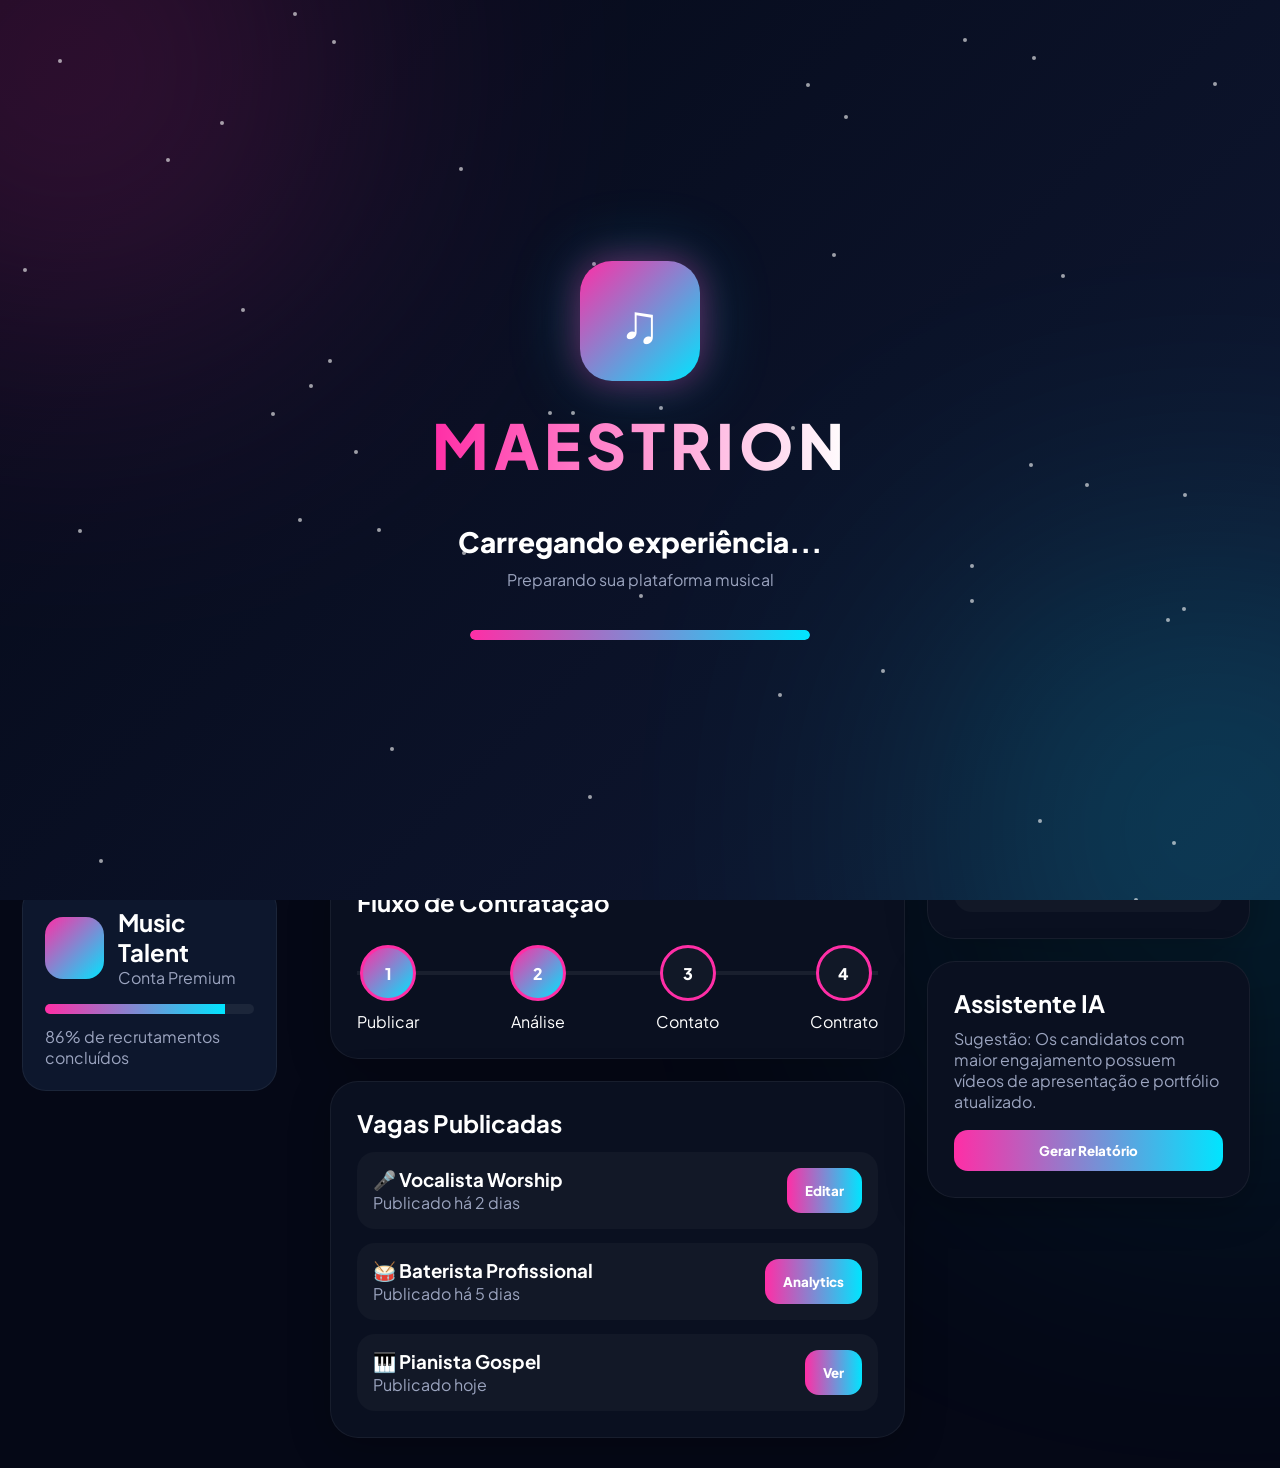
<file: dashboardRecrutador.html>
<!DOCTYPE html>
<html lang="pt-BR">
<head>
<meta charset="UTF-8">
<meta name="viewport" content="width=device-width, initial-scale=1.0">

<title>Maestrion — Dashboard Recrutador</title>
<link rel="icon" type="image/png" href="LogoIconSemFundo.png">

<link href="https://fonts.googleapis.com/css2?family=Plus+Jakarta+Sans:wght@400;500;600;700;800&display=swap" rel="stylesheet">

<style>
/* =========================================================
UNIVERSAL LOADING SCREEN
========================================================= */

#loading-screen{
position:fixed;
inset:0;

width:100%;
height:100vh;

display:flex;
align-items:center;
justify-content:center;

overflow:hidden;

z-index:999999;

background:#040816;

transition:1s ease;
}

/* =========================================================
BACKGROUND
========================================================= */

.loading-bg{
position:absolute;
inset:0;

background:
linear-gradient(
-45deg,
#020617,
#040816,
#081124,
#101935,
#040816
);

background-size:400% 400%;

animation:bgMove 12s ease infinite;
}

/* =========================================================
BLURS
========================================================= */

.loading-blur{
position:absolute;
border-radius:50%;
filter:blur(150px);
opacity:.25;
}

.blur-left{
width:500px;
height:500px;

background:#ff2ea6;

top:-180px;
left:-180px;
}

.blur-right{
width:500px;
height:500px;

background:#00e5ff;

bottom:-180px;
right:-180px;
}

/* =========================================================
CONTENT
========================================================= */

.loading-content{
position:relative;
z-index:2;

text-align:center;
}

/* =========================================================
LOGO
========================================================= */

.loading-logo{
display:flex;
flex-direction:column;
align-items:center;
gap:25px;
}

.logo-icon{
width:120px;
height:120px;

border-radius:32px;

background:
linear-gradient(
135deg,
#ff2ea6,
#00e5ff
);

display:flex;
align-items:center;
justify-content:center;

font-size:54px;
font-weight:800;

color:white;

box-shadow:
0 0 35px rgba(255,46,166,.4),
0 0 70px rgba(0,229,255,.25);

animation:
float 4s ease infinite,
pulse 2s ease infinite;
}

.loading-logo h1{
font-size:62px;
font-weight:800;
letter-spacing:5px;

background:
linear-gradient(
90deg,
#ff2ea6,
#ffffff,
#00e5ff,
#ff2ea6
);

background-size:300% auto;

-webkit-background-clip:text;
-webkit-text-fill-color:transparent;

animation:gradientText 3s linear infinite;
}

/* =========================================================
TEXT
========================================================= */

.loading-title{
margin-top:40px;

font-size:28px;
font-weight:800;
}

.loading-subtitle{
margin-top:10px;

font-size:16px;
color:#9ba4bf;
}

/* =========================================================
BAR
========================================================= */

.loading-bar{
margin:40px auto 0;

width:340px;
height:10px;

border-radius:999px;

background:#ffffff10;

overflow:hidden;
}

.loading-fill{
height:100%;
width:0%;

border-radius:999px;

background:
linear-gradient(
90deg,
#ff2ea6,
#00e5ff
);

animation:loadingBar 3.8s ease forwards;
}

/* =========================================================
PARTICLES
========================================================= */

.particle{
position:absolute;

width:4px;
height:4px;

border-radius:50%;

background:white;

opacity:.6;

animation:particleMove linear infinite;
}

/* =========================================================
ANIMATIONS
========================================================= */

@keyframes bgMove{

0%{
background-position:0% 50%;
}

50%{
background-position:100% 50%;
}

100%{
background-position:0% 50%;
}

}

@keyframes gradientText{

0%{
background-position:0% center;
}

100%{
background-position:300% center;
}

}

@keyframes loadingBar{

to{
width:100%;
}

}

@keyframes float{

0%,100%{
transform:translateY(0px);
}

50%{
transform:translateY(-12px);
}

}

@keyframes pulse{

0%{
box-shadow:
0 0 35px rgba(255,46,166,.4),
0 0 70px rgba(0,229,255,.25);
}

50%{
box-shadow:
0 0 55px rgba(255,46,166,.65),
0 0 90px rgba(0,229,255,.45);
}

100%{
box-shadow:
0 0 35px rgba(255,46,166,.4),
0 0 70px rgba(0,229,255,.25);
}

}

@keyframes particleMove{

0%{
transform:translateY(0px);
opacity:0;
}

20%{
opacity:.8;
}

100%{
transform:translateY(-1000px);
opacity:0;
}

}

/* =========================================================
RESPONSIVO
========================================================= */

@media(max-width:768px){

.logo-icon{
width:95px;
height:95px;
font-size:42px;
}

.loading-logo h1{
font-size:42px;
}

.loading-title{
font-size:22px;
}

.loading-bar{
width:100%;
max-width:280px;
}

}
/* =========================================================
RESET
========================================================= */

*{
margin:0;
padding:0;
box-sizing:border-box;
font-family:'Plus Jakarta Sans',sans-serif;
}

body{
background:#050816;
color:white;
overflow-x:hidden;
}

/* =========================================================
BACKGROUND
========================================================= */

.bg1,.bg2{
position:fixed;
border-radius:50%;
filter:blur(180px);
z-index:-1;
}

.bg1{
width:520px;
height:520px;
background:#ff2ea6;
top:-220px;
left:-220px;
opacity:.16;
}

.bg2{
width:520px;
height:520px;
background:#00e5ff;
bottom:-220px;
right:-220px;
opacity:.16;
}

/* =========================================================
APP
========================================================= */

.app{
display:flex;
min-height:100vh;
}

/* =========================================================
SIDEBAR
========================================================= */

.sidebar{
width:300px;
background:#070b1f;
border-right:1px solid rgba(255,255,255,.06);
padding:28px 22px;
position:fixed;
height:100vh;
display:flex;
flex-direction:column;
justify-content:space-between;
}

/* LOGO */

.logo{
display:flex;
align-items:center;
gap:14px;
margin-bottom:42px;
}

.logo-box{
width:58px;
height:58px;
border-radius:18px;
background:
linear-gradient(135deg,#ff2ea6,#00e5ff);
display:flex;
align-items:center;
justify-content:center;
font-size:24px;
font-weight:800;
box-shadow:
0 0 25px rgba(255,46,166,.35);
}

.logo h1{
font-size:23px;
font-weight:800;
letter-spacing:2px;
}

/* MENU */

.menu-title{
font-size:12px;
color:#7f8aa5;
margin:25px 0 14px;
letter-spacing:1px;
text-transform:uppercase;
}

nav{
display:flex;
flex-direction:column;
gap:10px;
}

nav a{
padding:16px;
border-radius:16px;
background:#ffffff08;
text-decoration:none;
color:#c8d0e9;
font-weight:700;
transition:.25s;
display:flex;
align-items:center;
gap:12px;
}

nav a:hover{
background:#ffffff12;
}

nav .active{
background:
linear-gradient(135deg,#ff2ea6,#00e5ff);
color:white;
}

/* COMPANY */

.company-card{
background:#0d172d;
padding:22px;
border-radius:24px;
border:1px solid rgba(255,255,255,.06);
}

.company-top{
display:flex;
align-items:center;
gap:14px;
margin-bottom:16px;
}

.company-avatar{
width:62px;
height:62px;
border-radius:18px;
background:
linear-gradient(135deg,#ff2ea6,#00e5ff);
}

.progress{
height:10px;
background:#ffffff10;
border-radius:999px;
overflow:hidden;
margin-top:14px;
}

.progress span{
display:block;
height:100%;
width:86%;
background:
linear-gradient(90deg,#ff2ea6,#00e5ff);
}

/* =========================================================
MAIN
========================================================= */

.main{
margin-left:300px;
width:calc(100% - 300px);
padding:30px;
}

/* TOPBAR */

.topbar{
display:flex;
justify-content:space-between;
align-items:center;
margin-bottom:30px;
}

.topbar h1{
font-size:40px;
font-weight:800;
margin-bottom:8px;
}

.topbar p{
color:#9ba4bf;
}

.top-actions{
display:flex;
gap:14px;
}

.badge{
padding:14px 18px;
background:#ffffff10;
border-radius:14px;
font-weight:700;
border:1px solid rgba(255,255,255,.05);
}

/* GRID */

.grid{
display:grid;
grid-template-columns:2fr 1fr;
gap:22px;
}

/* CARD */

.card{
background:#0a1020;
padding:26px;
border-radius:28px;
border:1px solid rgba(255,255,255,.06);
box-shadow:
0 10px 40px rgba(0,0,0,.25);
}

.card h2{
font-size:24px;
margin-bottom:10px;
}

.card p{
color:#9ba4bf;
}

/* TALENTOS */

.user{
display:flex;
justify-content:space-between;
align-items:center;
padding:18px;
border-radius:20px;
background:#ffffff08;
margin-top:16px;
}

.user-left{
display:flex;
align-items:center;
gap:14px;
}

.avatar{
width:58px;
height:58px;
border-radius:18px;
background:
linear-gradient(135deg,#ff2ea6,#00e5ff);
display:flex;
align-items:center;
justify-content:center;
font-size:22px;
font-weight:800;
}

/* BUTTON */

button{
padding:12px 18px;
border:none;
border-radius:14px;
background:
linear-gradient(90deg,#ff2ea6,#00e5ff);
color:white;
font-weight:800;
cursor:pointer;
transition:.25s;
}

button:hover{
transform:translateY(-2px);
}

/* STATS */

.stats{
display:grid;
grid-template-columns:1fr 1fr;
gap:16px;
margin-top:18px;
}

.stat{
background:#ffffff08;
padding:22px;
border-radius:18px;
text-align:center;
}

.stat h3{
font-size:34px;
margin-bottom:8px;
}

/* METRICS */

.metric{
margin-top:20px;
}

.metric-top{
display:flex;
justify-content:space-between;
margin-bottom:8px;
}

.bar{
height:10px;
background:#ffffff10;
border-radius:999px;
overflow:hidden;
}

.fill{
height:100%;
background:
linear-gradient(90deg,#ff2ea6,#00e5ff);
}

/* TIMELINE */

.timeline{
display:flex;
justify-content:space-between;
position:relative;
margin-top:28px;
}

.timeline::before{
content:'';
position:absolute;
top:26px;
width:100%;
height:4px;
background:#ffffff10;
}

.step{
position:relative;
z-index:2;
display:flex;
flex-direction:column;
align-items:center;
gap:10px;
}

.circle{
width:56px;
height:56px;
border-radius:50%;
display:flex;
align-items:center;
justify-content:center;
background:#111827;
border:3px solid #ff2ea6;
font-weight:800;
}

.circle.active{
background:
linear-gradient(135deg,#ff2ea6,#00e5ff);
}

/* EVENT */

.event{
display:flex;
justify-content:space-between;
padding:16px;
background:#ffffff08;
border-radius:18px;
margin-top:14px;
}

/* RESPONSIVO */

@media(max-width:1200px){

.grid{
grid-template-columns:1fr;
}

}

@media(max-width:900px){

.sidebar{
display:none;
}

.main{
margin-left:0;
width:100%;
}

.topbar{
flex-direction:column;
align-items:flex-start;
gap:20px;
}

.stats{
grid-template-columns:1fr;
}

}

</style>
</head>

<body>
<!-- =========================================================
LOADING SCREEN UNIVERSAL — LIRÉVIA
Coloque logo após a abertura do <body>
========================================================= -->

<div id="loading-screen">

    <!-- BACKGROUND -->
    <div class="loading-bg"></div>

    <!-- BLURS -->
    <div class="loading-blur blur-left"></div>
    <div class="loading-blur blur-right"></div>

    <!-- PARTICLES -->
    <div class="particles"></div>

    <!-- CONTENT -->
    <div class="loading-content">

        <!-- LOGO -->
        <div class="loading-logo">

            <div class="logo-icon">
                ♫
            </div>

            <h1>MAESTRION</h1>

        </div>

        <!-- TEXT -->
        <h2 class="loading-title">
            Carregando experiência...
        </h2>

        <p class="loading-subtitle">
            Preparando sua plataforma musical
        </p>

        <!-- BAR -->
        <div class="loading-bar">
            <div class="loading-fill"></div>
        </div>

    </div>

</div>
<div class="bg1"></div>
<div class="bg2"></div>

<div class="app">

<!-- SIDEBAR -->
<aside class="sidebar">

<div>

<div class="logo">
<div class="logo-box">💼</div>
<h1>MAESTRION</h1>
</div>

<div class="menu-title">Painel</div>

<nav>
<a class="active">💼 Recrutador</a>
<a>📢 Vagas</a>
<a>🎤 Talentos</a>
<a>📨 Convites</a>
<a>📅 Eventos</a>
<a>📈 Analytics</a>
</nav>

<div class="menu-title">Organização</div>

<nav>
<a>🏢 Empresas</a>
<a>🤝 Contratos</a>
<a>📂 Documentos</a>
<a>💳 Pagamentos</a>
<a>⚙️ Configurações</a>
</nav>

</div>

<div class="company-card">

<div class="company-top">

<div class="company-avatar"></div>

<div>
<h2 style="font-size:24px">Music Talent</h2>
<p style="color:#9ba4bf">Conta Premium</p>
</div>

</div>

<div class="progress">
<span></span>
</div>

<p style="margin-top:12px;color:#9ba4bf">
86% de recrutamentos concluídos
</p>

</div>

</aside>

<!-- MAIN -->
<main class="main">

<!-- TOPBAR -->
<div class="topbar">

<div>
<h1>Painel do Recrutador 💼</h1>
<p>
Gerencie vagas, encontre talentos e acompanhe contratações.
</p>
</div>

<div class="top-actions">

<div class="badge">
🎤 124 candidatos
</div>

<div class="badge">
📢 18 vagas ativas
</div>

</div>

</div>

<div class="grid">

<!-- LEFT -->
<div>

<!-- TALENTOS -->
<div class="card">

<h2>Talentos em Destaque</h2>

<div class="user">

<div class="user-left">

<div class="avatar">
🎸
</div>

<div>
<h3>Lucas Andrade</h3>
<p>Guitarrista • São Paulo</p>
</div>

</div>

<button>Ver Perfil</button>

</div>

<div class="user">

<div class="user-left">

<div class="avatar">
🎤
</div>

<div>
<h3>Ana Vitória</h3>
<p>Vocalista • Rio de Janeiro</p>
</div>

</div>

<button>Convidar</button>

</div>

<div class="user">

<div class="user-left">

<div class="avatar">
🥁
</div>

<div>
<h3>Pedro Henrique</h3>
<p>Baterista • Curitiba</p>
</div>

</div>

<button>Contato</button>

</div>

</div>

<!-- ANALYTICS -->
<div class="card" style="margin-top:22px">

<h2>Analytics de Contratação</h2>

<div class="metric">

<div class="metric-top">
<span>Taxa de Contratação</span>
<span>91%</span>
</div>

<div class="bar">
<div class="fill" style="width:91%"></div>
</div>

</div>

<div class="metric">

<div class="metric-top">
<span>Engajamento das Vagas</span>
<span>78%</span>
</div>

<div class="bar">
<div class="fill" style="width:78%"></div>
</div>

</div>

<div class="metric">

<div class="metric-top">
<span>Respostas Recebidas</span>
<span>84%</span>
</div>

<div class="bar">
<div class="fill" style="width:84%"></div>
</div>

</div>

</div>

<!-- TIMELINE -->
<div class="card" style="margin-top:22px">

<h2>Fluxo de Contratação</h2>

<div class="timeline">

<div class="step">
<div class="circle active">1</div>
<span>Publicar</span>
</div>

<div class="step">
<div class="circle active">2</div>
<span>Análise</span>
</div>

<div class="step">
<div class="circle">3</div>
<span>Contato</span>
</div>

<div class="step">
<div class="circle">4</div>
<span>Contrato</span>
</div>

</div>

</div>

<!-- VAGAS -->
<div class="card" style="margin-top:22px">

<h2>Vagas Publicadas</h2>

<div class="event">

<div>
<h3>🎤 Vocalista Worship</h3>
<p>Publicado há 2 dias</p>
</div>

<button>Editar</button>

</div>

<div class="event">

<div>
<h3>🥁 Baterista Profissional</h3>
<p>Publicado há 5 dias</p>
</div>

<button>Analytics</button>

</div>

<div class="event">

<div>
<h3>🎹 Pianista Gospel</h3>
<p>Publicado hoje</p>
</div>

<button>Ver</button>

</div>

</div>

</div>

<!-- RIGHT -->
<div>

<div class="card">

<h2>Estatísticas Gerais</h2>

<div class="stats">

<div class="stat">
<h3>124</h3>
<p>Candidatos</p>
</div>

<div class="stat">
<h3>18</h3>
<p>Vagas</p>
</div>

<div class="stat">
<h3>42</h3>
<p>Convites</p>
</div>

<div class="stat">
<h3>91%</h3>
<p>Eficiência</p>
</div>

</div>

</div>

<div class="card" style="margin-top:22px">

<h2>Mensagens Recentes</h2>

<div class="event">

<div>
<h3>📨 Novo candidato respondeu</h3>
<p>Há 20 minutos</p>
</div>

<button>Abrir</button>

</div>

<div class="event">

<div>
<h3>📨 Convite aceito</h3>
<p>Há 1 hora</p>
</div>

<button>Ver</button>

</div>

<div class="event">

<div>
<h3>📨 Entrevista marcada</h3>
<p>Hoje • 19h</p>
</div>

<button>Entrar</button>

</div>

</div>

<div class="card" style="margin-top:22px">

<h2>Assistente IA</h2>

<p>
Sugestão:
Os candidatos com maior engajamento possuem vídeos de apresentação e portfólio atualizado.
</p>

<button style="margin-top:18px;width:100%">
Gerar Relatório
</button>

</div>

</div>

</div>

</main>

</div>

    <script>

/* =========================================================
PARTICLES
========================================================= */

const particlesContainer =
document.querySelector('.particles');

for(let i = 0; i < 45; i++){

const particle =
document.createElement('div');

particle.classList.add('particle');

particle.style.left =
Math.random() * 100 + 'vw';

particle.style.top =
Math.random() * 100 + 'vh';

particle.style.animationDuration =
(4 + Math.random() * 5) + 's';

particle.style.animationDelay =
Math.random() * 5 + 's';

particlesContainer.appendChild(particle);

}

/* =========================================================
HIDE LOADING
========================================================= */

window.addEventListener('load',()=>{

setTimeout(()=>{

const loading =
document.getElementById('loading-screen');

loading.style.opacity='0';
loading.style.pointerEvents='none';

setTimeout(()=>{

loading.remove();

},1000);

},3500);

});

</script>
</script>
</body>
</html>
</file>
<file: styles/especifica/intro.css>
/* =========================================================
INTRO PAGE
========================================================= */

html,
body{
    min-height:100%;
}

body{
    background:var(--bg);
    color:var(--white);
    overflow-x:hidden;
}

/* =========================================================
BACKGROUND ANIMADO
========================================================= */

.bg{
    position:fixed;
    inset:0;
    z-index:0;

    background:
    linear-gradient(
        -45deg,
        var(--bg),
        color-mix(in srgb,var(--bg) 90%, var(--purple)),
        var(--bg),
        color-mix(in srgb,var(--bg) 85%, var(--cyan)),
        var(--bg)
    );

    background-size:400% 400%;
    animation:bgMove 14s ease-in-out infinite;
}

/* =========================================================
BLOBS
========================================================= */

.blur{
    position:fixed;
    border-radius:50%;
    filter:blur(140px);
    opacity:.18;
    pointer-events:none;
    z-index:0;
}

.blur1{
    width:520px;
    height:520px;

    background:var(--purple);

    top:-200px;
    left:-200px;
}

.blur2{
    width:520px;
    height:520px;

    background:var(--cyan);

    bottom:-220px;
    right:-220px;
}

/* =========================================================
WRAPPER
========================================================= */

.wrapper{
    position:relative;
    z-index:2;

    min-height:100vh;

    display:flex;
    align-items:center;
    justify-content:center;

    padding:40px 20px;
}

/* =========================================================
STEPS
========================================================= */

.step{
    position:absolute;

    width:100%;
    max-width:900px;

    opacity:0;
    transform:translateY(25px) scale(.98);

    pointer-events:none;

    transition:.6s;
}

.step.active{
    opacity:1;
    transform:translateY(0) scale(1);
    pointer-events:auto;
}

/* =========================================================
HERO
========================================================= */

.hero{
    text-align:center;
}

.hero-logo{
    width:140px;
    height:140px;

    margin:auto;

    display:flex;
    align-items:center;
    justify-content:center;

    border-radius:28px;

    background:
    linear-gradient(
        135deg,
        var(--purple),
        var(--cyan)
    );

    box-shadow:
    0 20px 50px rgba(0,0,0,.35);

    overflow:hidden;
}

.hero-logo img{
    width:80%;
    height:80%;
    object-fit:contain;
}

.big-title{
    font-size:clamp(50px,7vw,90px);
    font-weight:800;

    margin-top:30px;

    background:
    linear-gradient(
        90deg,
        var(--purple),
        var(--white),
        var(--cyan)
    );

    background-size:300%;

    -webkit-background-clip:text;
    -webkit-text-fill-color:transparent;

    animation:textMove 5s linear infinite;
}

.hero-sub{
    margin-top:18px;

    color:var(--muted);

    font-size:18px;

    max-width:600px;

    margin-left:auto;
    margin-right:auto;
}

/* =========================================================
CARD
========================================================= */

.card{
    background:
    rgba(255,255,255,.03);

    backdrop-filter:blur(20px);

    border:1px solid var(--border);

    border-radius:26px;

    padding:40px;

    box-shadow:
    0 20px 60px rgba(0,0,0,.35);
}

.title{
    font-size:36px;
    color:var(--white);
}

.subtitle{
    margin-top:10px;
    color:var(--muted);
}

/* =========================================================
BOTÃO
========================================================= */

.btn{
    margin-top:28px;

    border:none;
    cursor:pointer;

    color:white;

    font-weight:700;

    padding:16px 32px;

    border-radius:14px;

    background:
    linear-gradient(
        135deg,
        var(--purple),
        var(--cyan)
    );

    transition:.3s;
}

.btn:hover{
    transform:translateY(-3px);

    box-shadow:
    0 10px 35px rgba(0,0,0,.25);
}

/* =========================================================
TEMAS
========================================================= */

.theme-grid{
    margin-top:25px;

    display:grid;
    grid-template-columns:repeat(2,1fr);

    gap:14px;
}

.theme-card{
    background:rgba(255,255,255,.03);

    border:1px solid transparent;

    border-radius:16px;

    padding:18px;

    display:flex;
    align-items:center;
    gap:12px;

    cursor:pointer;

    transition:.3s;
}

.theme-card:hover{
    transform:translateY(-3px);

    background:rgba(255,255,255,.05);
}

.theme-card.active{
    border-color:var(--cyan);

    background:
    rgba(255,255,255,.06);
}

.theme-preview{
    width:40px;
    height:40px;

    border-radius:12px;
}

.theme-preview.neon{
    background:
    linear-gradient(135deg,#8B5CF6,#06B6D4);
}

.theme-preview.ocean{
    background:
    linear-gradient(135deg,#00C6FF,#0072FF);
}

.theme-preview.sunset{
    background:
    linear-gradient(135deg,#FF512F,#DD2476);
}

.theme-preview.dark{
    background:
    linear-gradient(135deg,#111827,#020617);
}

/* =========================================================
ACESSIBILIDADE
========================================================= */

.access-list{
    margin-top:25px;

    display:flex;
    flex-direction:column;

    gap:12px;
}

.access{
    display:flex;
    justify-content:space-between;
    align-items:center;

    padding:18px;

    border-radius:16px;

    background:rgba(255,255,255,.03);
}

.toggle{
    width:52px;
    height:28px;

    background:#1e293b;

    border-radius:999px;

    position:relative;

    cursor:pointer;
}

.toggle::before{
    content:"";

    position:absolute;

    width:22px;
    height:22px;

    top:3px;
    left:3px;

    border-radius:50%;

    background:white;

    transition:.25s;
}

.toggle.active{
    background:var(--cyan);
}

.toggle.active::before{
    left:27px;
}

/* =========================================================
FEATURES
========================================================= */

.features{
    margin-top:25px;

    display:grid;
    grid-template-columns:repeat(2,1fr);

    gap:14px;
}

.feature{
    padding:24px;

    border-radius:18px;

    background:rgba(255,255,255,.03);

    border:1px solid var(--border);

    transition:.3s;
}

.feature:hover{
    transform:translateY(-5px);
}

.icon{
    font-size:36px;
    margin-bottom:12px;
}

/* =========================================================
LOADING
========================================================= */

.loading-wrap{
    text-align:center;
}

.loading-title{
    font-size:38px;
}

.loading-bar{
    width:100%;
    max-width:420px;

    height:10px;

    margin:30px auto;

    border-radius:999px;

    background:rgba(255,255,255,.08);

    overflow:hidden;
}

.loading-fill{
    height:100%;
    width:0;

    background:
    linear-gradient(
        90deg,
        var(--purple),
        var(--cyan)
    );

    animation:loading 4.5s forwards;
}

.loading-text{
    color:var(--muted);
}

/* =========================================================
ANIMAÇÕES
========================================================= */

@keyframes bgMove{

    0%{
        background-position:0% 50%;
    }

    50%{
        background-position:100% 50%;
    }

    100%{
        background-position:0% 50%;
    }

}

@keyframes textMove{

    0%{
        background-position:0%;
    }

    100%{
        background-position:300%;
    }

}

@keyframes loading{

    to{
        width:100%;
    }

}

/* =========================================================
RESPONSIVO
========================================================= */

@media(max-width:900px){

    .card{
        padding:25px;
    }

    .theme-grid,
    .features{
        grid-template-columns:1fr;
    }

    .big-title{
        font-size:52px;
    }

    .title{
        font-size:28px;
    }

}
</file>
<file: styles/globais.css>
/* ==========================================
   MAESTRION THEME SYSTEM
========================================== */

:root{

    /* CORES PRINCIPAIS */
    --purple:#8B5CF6;
    --cyan:#06B6D4;
    --green:#10B981;

    /* BACKGROUNDS */
    --bg:#070B14;
    --card:#0D1220;
    --card-hover:#141B2E;

    /* TEXTO */
    --white:#F8FAFC;
    --muted:#94A3B8;

    /* BORDAS */
    --border:rgba(255,255,255,.08);

    /* EFEITOS */
    --shadow:
    0 10px 30px rgba(0,0,0,.25);

    --shadow-glow:
    0 0 40px rgba(139,92,246,.25);

    /* GRADIENTE GLOBAL */
    --gradient:
    linear-gradient(
        135deg,
        var(--purple),
        var(--cyan)
    );
}

*{
    margin:0;
    padding:0;
    box-sizing:border-box;
}

html{
    scroll-behavior:smooth;
}

html{
    scroll-behavior:smooth;
}

body{
    font-family:'Sora',sans-serif;

    background:var(--bg);
    color:var(--white);

    overflow-x:hidden;

    padding-top:140px;

    transition:
        background .35s ease,
        color .35s ease;
}
body::before{
    content:'';

    position:fixed;
    inset:0;

    background:
    radial-gradient(
        circle at top right,
        color-mix(in srgb, var(--purple) 20%, transparent),
        transparent 35%
    ),

    radial-gradient(
        circle at bottom left,
        color-mix(in srgb, var(--cyan) 15%, transparent),
        transparent 30%
    );

    z-index:-2;
}
.container{
    width:100%;
    max-width:1300px;
    margin:auto;
    padding:0 40px;
}

section{
    padding:100px 0;
}

h1,h2,h3,h4{
    font-weight:800;
}

p{
    color:var(--muted);
    line-height:1.8;
}
a{
        color:var(--white);

    text-decoration: none;

}
.btn-primary{
    background:var(--gradient);
    color:white;
    border:none;
    padding:14px 30px;
    border-radius:10px;
    cursor:pointer;
    font-weight:700;
}

.btn-primary:hover{
    transform:translateY(-3px);
}

.card{
    background:var(--card);
    border:1px solid var(--border);
    border-radius:20px;
}

.section-title{
    font-size:48px;
    margin-bottom:20px;
}

.section-text{
    max-width:700px;
}


/*HEADER*/

header{
    position:fixed;

    top:0;
    left:0;

    width:100%;
    height:120px;

    background:rgba(7,11,20,.92);

    backdrop-filter:blur(18px);

    border-bottom:1px solid var(--border);

    z-index:9999;

    transition:.3s;
}
header.scrolled{
    background:var(--card);
}
/* Container */

.nav-container{
    max-width:1400px;
    height:100%;

    margin:auto;
    padding:0 40px;

    display:flex;
    align-items:center;
    justify-content:space-between;

    gap:30px;
}

/* Logo */

.logoImg{
    display:block;
    width:100%;
    height:100%;
    object-fit:contain;
}
.logo{
    display:flex;
    align-items:center;
    justify-content:center;

    width:350px;
    height:250px;

    flex-shrink:0;
}
.logoLogin{
    display:block;
    max-width:90%;
    max-height:90%;
    width:auto;
    height:auto;
    object-fit:contain;
}

/* Navegação */

.nav-menu{
    display:flex;
    align-items:center;
    justify-content:center;
    gap:35px;
    flex:1;
    z-index: 10000;
}

.nav-menu a{
    position: relative;

    text-decoration: none;
    color:var(--muted);


    font-size: 22px; /* aumente conforme desejar */
    font-weight: 600;

    transition: .3s;
}

.nav-menu a:hover{
        color:var(--white);

}

.nav-menu a.active{
        color:var(--white);

}

.nav-menu a.active::after{
    content: '';

    position: absolute;

    left: 0;
    bottom: -8px;

    width: 100%;
    height: 3px;

    border-radius: 50px;

    background: linear-gradient(
        90deg,
        #8B5CF6,
        #06B6D4
    );
}

/* Botões */

.nav-actions{
    display: flex;
    align-items: center;
    gap: 12px;
}

.btn-login{
    padding: 20px 26px;

    border-radius: 10px;

    border: 1px solid rgba(255,255,255,.08);

    background: transparent;

        color:var(--white);


    cursor: pointer;

    font-weight: 600;

    transition: .3s;
}

.btn-login:hover{
    background: rgba(255,255,255,.05);
}

.btn-register{
    padding: 20px 32px;

    border-radius: 10px;

    border: none;

    cursor: pointer;

        color:var(--white);


    font-weight: 700;

  background:var(--gradient);

    transition: .3s;
}

.btn-register:hover{
    transform: translateY(-2px);

     box-shadow:var(--shadow-glow);
}

/*MENU RESPONSIVO*/

.menu-toggle{
    display:none;

    width:32px;
    height:24px;

    flex-direction:column;
    justify-content:space-between;

    cursor:pointer;

    z-index:10001;
}

.menu-toggle span{
    width:100%;
    height:3px;

    background:white;

    border-radius:999px;

    transition:.3s ease;
}

/* Overlay */

.menu-overlay{
    position: fixed;

    top: 0;
    left: 0;

    width: 100vw;
    height: 100vh;

    background: rgba(0,0,0,.55);

    backdrop-filter: blur(10px);
    -webkit-backdrop-filter: blur(10px);

    opacity: 0;
    visibility: hidden;

    transition: .35s ease;

    z-index: 9997;
}

.menu-overlay.active{
    opacity: 1;
    visibility: visible;
}
.menu-overlay.active{
    opacity:1;
    visibility:visible;
}
.menu-toggle.active span:nth-child(1){
    transform:rotate(45deg) translate(7px,7px);
}

.menu-toggle.active span:nth-child(2){
    opacity:0;
}

.menu-toggle.active span:nth-child(3){
    transform:rotate(-45deg) translate(7px,-7px);
}
/*HEADER RESPONSIVO*/

@media(max-width:900px){

    .menu-toggle{
        display:flex;
    }

    .nav-actions{
        display:none;
    }

    .nav-menu{
        position:fixed;

        top:0;
        left:0;

        width:300px;
        max-width:85%;

        height:100vh;

        background:#0D1220;

        border-right:1px solid rgba(255,255,255,.08);

        display:flex;
        flex-direction:column;

        align-items:flex-start;
        justify-content:flex-start;

        gap:10px;

        padding:120px 30px 30px;

        transform:translateX(-100%);

        transition:transform .45s cubic-bezier(.16,1,.3,1);

        z-index:9999;
    }

    .nav-menu.active{
        transform:translateX(0);
    }

    .nav-menu a{
        width:100%;

        padding:18px 20px;

        border-radius:14px;

        font-size:22px;

        transition:.3s;
    }

    .nav-menu a:hover{
        background:rgba(139,92,246,.12);

        color:white;

        padding-left:30px;
    }

    .nav-menu a::before{
        content:'';

        position:absolute;

        left:0;
        top:50%;

        transform:translateY(-50%) scaleY(0);

        width:4px;
        height:65%;

        border-radius:999px;

        background:linear-gradient(
            180deg,
            #8B5CF6,
            #06B6D4
        );

        transition:.3s;
    }

    .nav-menu a:hover::before{
        transform:translateY(-50%) scaleY(1);
    }

    .logo{
        width:220px;
        height:200px;
    }
}

/* Mobile menor */

@media(max-width:500px){

    .logo{
        width:180px;
        height:60px;
    }

    .nav-menu{
        width:280px;
    }
}

/* ==========================================
   FOOTER GLOBAL - MAESTRION
   ========================================== */

.footer {
    background: linear-gradient(
        180deg,
        #0a0f1c 0%,
        #070b14 100%
    );
    border-top: 1px solid rgba(255,255,255,0.08);
    margin-top: 100px;
    position: relative;
    overflow: hidden;
}

.footer::before {
    content: "";
    position: absolute;
    width: 500px;
    height: 500px;
    background: radial-gradient(
        circle,
        rgba(139,92,246,0.12) 0%,
        transparent 70%
    );
    top: -250px;
    right: -250px;
    pointer-events: none;
}

.footer::after {
    content: "";
    position: absolute;
    width: 400px;
    height: 400px;
    background: radial-gradient(
        circle,
        rgba(6,182,212,0.08) 0%,
        transparent 70%
    );
    bottom: -200px;
    left: -200px;
    pointer-events: none;
}

/* CONTAINER */

.footer-container {
    max-width: 1400px;
    margin: 0 auto;
    padding: 80px 40px 40px;
    position: relative;
    z-index: 2;
}

/* TOPO */

.footer-top {
    display: grid;
    grid-template-columns: 2fr 1fr 1fr 1fr;
    gap: 50px;
    padding-bottom: 60px;
    border-bottom: 1px solid rgba(255,255,255,0.08);
}

/* LOGO */

.footer-brand {
    max-width: 400px;
}

.footer-logo {
    display: flex;
    align-items: center;
    gap: 12px;
    text-decoration: none;
    margin-bottom: 20px;
}

.footer-logo img {
    width: 45px;
    height: 45px;
    object-fit: contain;
}

.footer-logo span {
    font-size: 1.8rem;
    font-weight: 800;
    color: #ffffff;
    letter-spacing: 1px;
}

.footer-description {
    color: rgba(255,255,255,0.7);
    line-height: 1.8;
    font-size: 0.95rem;
    margin-bottom: 30px;
}

/* SOCIAL */

.footer-socials {
    display: flex;
    gap: 12px;
}

.footer-social {
    width: 45px;
    height: 45px;
    border-radius: 12px;
    background: rgba(255,255,255,0.05);
    border: 1px solid rgba(255,255,255,0.08);

    display: flex;
    align-items: center;
    justify-content: center;

    color: #fff;
    font-size: 1rem;

    transition: all .3s ease;
}

.footer-social:hover {
    transform: translateY(-5px);

  background:var(--gradient);

    border-color: transparent;
}

/* COLUNAS */

.footer-column h4 {
    color: #ffffff;
    margin-bottom: 25px;
    font-size: 1rem;
    font-weight: 700;
    position: relative;
}

.footer-column h4::after {
    content: "";
    position: absolute;
    left: 0;
    bottom: -10px;

    width: 40px;
    height: 3px;

    background: linear-gradient(
        90deg,
        #8B5CF6,
        #06B6D4
    );

    border-radius: 999px;
}

.footer-links {
    list-style: none;
}

.footer-links li {
    margin-bottom: 14px;
}

.footer-links a {
    text-decoration: none;
    color: rgba(255,255,255,0.65);
    transition: all .3s ease;
    display: inline-block;
}

.footer-links a:hover {
    color: #8B5CF6;
    transform: translateX(5px);
}

/* NEWSLETTER */

.footer-newsletter {
    margin-top: 35px;
}

.footer-newsletter h5 {
    color: #ffffff;
    margin-bottom: 15px;
    font-size: 1rem;
}

.newsletter-form {
    display: flex;
    gap: 10px;
    margin-top: 15px;
}

.newsletter-input {
    flex: 1;
    height: 50px;
    border-radius: 12px;
    border: 1px solid rgba(255,255,255,0.08);
    background: rgba(255,255,255,0.04);
    padding: 0 15px;
    color: #ffffff;
    outline: none;
}

.newsletter-input:focus {
    border-color: #8B5CF6;
}

.newsletter-button {
    height: 50px;
    padding: 0 22px;
    border: none;
    border-radius: 12px;

  background:var(--gradient);

        color:var(--white);

    font-weight: 700;
    cursor: pointer;

    transition: .3s;
}

.newsletter-button:hover {
    transform: translateY(-2px);
}

/* CENTRO */

.footer-middle {
    padding: 35px 0;
    display: flex;
    justify-content: space-between;
    align-items: center;
    flex-wrap: wrap;

    border-bottom: 1px solid rgba(255,255,255,0.08);
}

.footer-stat {
    text-align: center;
}

.footer-stat h3 {
    font-size: 2rem;
    font-weight: 800;

  background:var(--gradient);

    -webkit-background-clip: text;
    -webkit-text-fill-color: transparent;
}

.footer-stat p {
    color: rgba(255,255,255,0.6);
    margin-top: 5px;
}

/* BOTTOM */

.footer-bottom {
    padding-top: 30px;

    display: flex;
    justify-content: space-between;
    align-items: center;

    flex-wrap: wrap;
    gap: 15px;
}

.footer-copyright {
    color: rgba(255,255,255,0.55);
    font-size: 0.9rem;
}

.footer-bottom-links {
    display: flex;
    gap: 20px;
    flex-wrap: wrap;
}

.footer-bottom-links a {
    color: rgba(255,255,255,0.55);
    text-decoration: none;
    transition: .3s;
}

.footer-bottom-links a:hover {
    color: #8B5CF6;
}

/* RESPONSIVO */

@media(max-width:1200px){

    .footer-top{
        grid-template-columns: 1fr 1fr;
    }

}

@media(max-width:768px){

    .footer-container{
        padding: 70px 25px 35px;
    }

    .footer-top{
        grid-template-columns: 1fr;
        gap: 40px;
    }

    .footer-middle{
        gap: 30px;
        justify-content: center;
    }

    .footer-bottom{
        flex-direction: column;
        text-align: center;
    }

    .newsletter-form{
        flex-direction: column;
    }

    .newsletter-button{
        width: 100%;
    }

}

@media(max-width:500px){

    .footer-logo span{
        font-size: 1.4rem;
    }

    .footer-social{
        width: 42px;
        height: 42px;
    }

    .footer-stat h3{
        font-size: 1.6rem;
    }

}

/* ==========================================
   TEXTO AMPLIADO
========================================== */

body.large-text{
    font-size: 115%;
}

body.large-text h1{
    font-size: calc(100% + 1rem);
}

body.large-text h2{
    font-size: calc(100% + .8rem);
}

body.large-text h3{
    font-size: calc(100% + .5rem);
}

body.large-text p,
body.large-text a,
body.large-text span,
body.large-text button{
    font-size: 1.1em;
}

/* ==========================================
   HIGH CONTRAST
========================================== */

body.high-contrast{

    --bg: #000000;
    --card: #000000;

    --white: #FFFFFF;
    --muted: #FFFFFF;

    --border: rgba(255,255,255,.5);

    --purple: #FFFF00;
    --cyan: #FFFFFF;

}
/* ==========================================
   BOTÃO CONFIG + OVERLAY
========================================== */
/* ==========================================
   BOTÃO CONFIG + OVERLAY
========================================== */

.settings-overlay{
    position:fixed;
    inset:0;

    background: rgba(0,0,0,.55);
    backdrop-filter: blur(6px);

    opacity:0;
    visibility:hidden;

    transition:.3s;

    z-index:11999;
}

.settings-overlay.active{
    opacity:1;
    visibility:visible;
}

.btn-settings{
    width:60px;
    height:60px;

    display:flex;
    align-items:center;
    justify-content:center;

    border-radius:16px;

    border:1px solid var(--border);

    background: rgba(255,255,255,.03);
    backdrop-filter: blur(12px);

    color:var(--white);
    font-size:1.4rem;

    cursor:pointer;

    transition:.3s ease;
}

.btn-settings:hover{
    background: var(--purple);
    color:white;

    transform: rotate(90deg) scale(1.08);
    box-shadow: 0 0 30px rgba(139,92,246,.35);
}

.btn-settings:active{
    transform: rotate(90deg) scale(.95);
}

/* ==========================================
   PAINEL
========================================== */

.settings-panel{
    position:fixed;
    top:0;
    right:-450px;

    width:420px;
    max-width:100vw;
    height:100vh;

    background: rgba(13,18,32,.96);
    backdrop-filter: blur(25px);

    border-left: 1px solid var(--border);

    box-shadow: -20px 0 60px rgba(0,0,0,.45);

    z-index:12000;

    transition:right .45s cubic-bezier(.16,1,.3,1);

    overflow-y:auto;
}

.settings-panel.active{
    right:0;
}

/* ==========================================
   HEADER
========================================== */

.settings-header{
    position:sticky;
    top:0;

    display:flex;
    justify-content:space-between;
    align-items:center;

    padding:24px;

    background: rgba(13,18,32,.95);
    backdrop-filter: blur(20px);

    border-bottom: 1px solid var(--border);
}

.settings-header h3{
    font-size:1.3rem;
    font-weight:800;

    background: linear-gradient(90deg,var(--purple),var(--cyan));
    -webkit-background-clip:text;
    -webkit-text-fill-color:transparent;
}

#closeSettings{
    width:42px;
    height:42px;

    border:none;
    border-radius:12px;

    background: rgba(255,255,255,.05);
    color:var(--white);

    cursor:pointer;

    transition:.3s;
}

#closeSettings:hover{
    background: var(--purple);
    color:white;
    transform: rotate(90deg);
}

/* ==========================================
   CONTEÚDO
========================================== */

.settings-content{
    padding:25px;
}

/* ==========================================
   GRUPOS
========================================== */

.settings-group{
    background: rgba(255,255,255,.02);
    border: 1px solid var(--border);

    border-radius:18px;

    padding:20px;
    margin-bottom:22px;
}

.settings-group h4{
    color:var(--white);
    margin-bottom:18px;

    font-size:1rem;
    font-weight:700;
}

/* ==========================================
   🔥 BOTÕES (HOVER GLOBAL MELHORADO)
========================================== */

.settings-group button{
    width:100%;
    padding:14px;

    margin-bottom:10px;

    border-radius:12px;

    border:1px solid var(--border);

    background: rgba(255,255,255,.04);

    color:var(--white);

    font-weight:700;

    cursor:pointer;

    position:relative;
    overflow:hidden;

    transition:.3s ease;
}

/* hover global (IMPORTANTE - resolve contraste) */
.settings-group button:hover{
    background: var(--purple);
    color:white;

    transform: translateY(-2px);
    border-color: var(--cyan);
}

/* ==========================================
   🎨 TEMAS (NEON / OCEAN / SUNSET)
========================================== */

.settings-group button[data-theme]{
    position:relative;
    overflow:hidden;
}

.settings-group button[data-theme]::before{
    content:"";
    position:absolute;
    inset:0;

    opacity:0;
    transition:.35s ease;

    z-index:0;
}

.settings-group button[data-theme="neon"]::before{
    background: linear-gradient(120deg,#8B5CF6,#06B6D4,#10B981);
    color: white;
}

.settings-group button[data-theme="ocean"]::before{
    background: linear-gradient(120deg,#00C6FF,#0072FF,#22C55E);
        color: white;

}

.settings-group button[data-theme="sunset"]::before{
    background: linear-gradient(120deg,#FF512F,#DD2476,#F97316);
        color: white;

}

.settings-group button[data-theme]:hover::before{
    opacity:1;
}

.settings-group button[data-theme] *{
    position:relative;
    z-index:2;
}

/* ==========================================
   ✔ ACESSIBILIDADE (CHECK LIMPO + BORDA TEMA)
========================================== */

.settings-group label{
    display:flex;
    align-items:center;
    gap:12px;

    margin-bottom:14px;

    color:var(--white);

    cursor:pointer;

    padding:10px 12px;

    border-radius:12px;

    border:1px solid transparent;

    transition:.3s;
}

/* hover leve */
.settings-group label:hover{
    border-color: var(--purple);
}

/* checkbox SEM fundo */
.settings-group input[type="checkbox"]{
    width:18px;
    height:18px;

    accent-color: var(--purple);

    cursor:pointer;
}

/* check mais visível */
.settings-group input[type="checkbox"]:checked{
    outline: 2px solid var(--cyan);
    outline-offset: 2px;
}

/* ==========================================
   SELECT (GRADE / LIMPO MELHORADO)
========================================== */

.settings-group select{
    width:100%;
    padding:14px;

    border-radius:12px;

    border:1px solid var(--border);

    background: rgba(13,18,32,.85);
    backdrop-filter: blur(18px);

    color:var(--white);

    cursor:pointer;

    outline:none;

    transition:.3s ease;

    font-weight:600;
}

.settings-group select:hover{
    border-color: var(--purple);
}

.settings-group select:focus{
    border-color: var(--cyan);
}

.settings-group select option{
    background:#0D1220;
    color:white;
}

/* ==========================================
   FUNDO (GRADE MELHORADA)
========================================== */

.bg{
    position:fixed;
    inset:0;
    z-index:-2;
    pointer-events:none;
}

/* GRID */
body[data-background="grid"] .bg{
    display:block;

    background-image:
        linear-gradient(rgba(255,255,255,.04) 1px, transparent 1px),
        linear-gradient(90deg, rgba(255,255,255,.04) 1px, transparent 1px);

    background-size:42px 42px;
}

/* LIMPO */
body[data-background="none"] .bg{
    display:none;
}

/* ==========================================
   🎵 BOTÕES DE MÚSICA / TROCA / ARQUIVO
========================================== */

#playMusic,
button[type="button"],
.settings-group input[type="file"]{
    width:100%;
    padding:14px;

    border-radius:12px;

    border:1px solid var(--border);

    background: transparent;

    color:var(--white);

    font-weight:700;

    cursor:pointer;

    transition:.3s ease;

    position:relative;
    overflow:hidden;
}

/* hover com preenchimento */
#playMusic:hover,
button[type="button"]:hover{
    background: var(--purple);
    color:white;

    transform: translateY(-2px);
    border-color: var(--cyan);
}

/* FILE INPUT */
.settings-group input[type="file"]{
    padding:12px;
}

/* ==========================================
   SCROLLBAR
========================================== */

.settings-panel::-webkit-scrollbar{
    width:8px;
}

.settings-panel::-webkit-scrollbar-thumb{
    background: rgba(255,255,255,.15);
    border-radius:999px;
}

/* ==========================================
   RESPONSIVO
========================================== */

@media(max-width:600px){
    .settings-panel{
        width:100%;
    }
}
</file>
